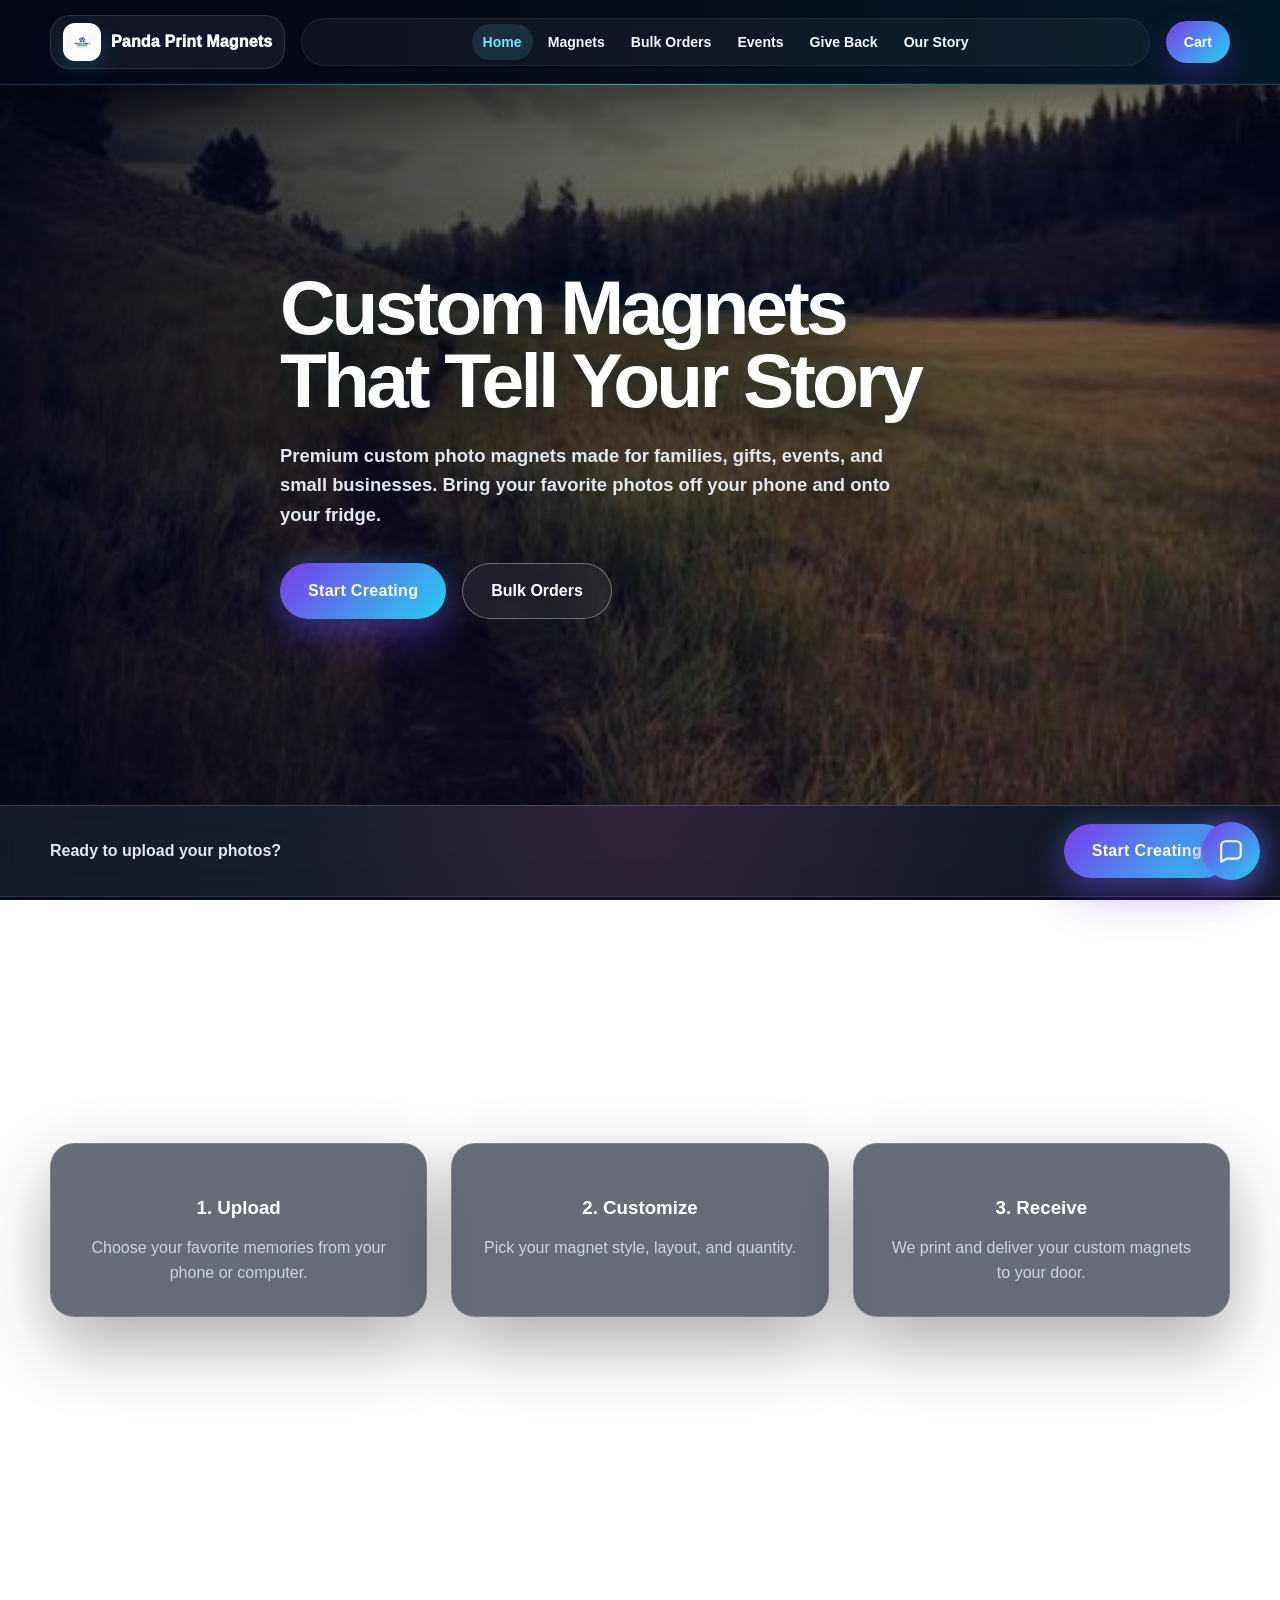
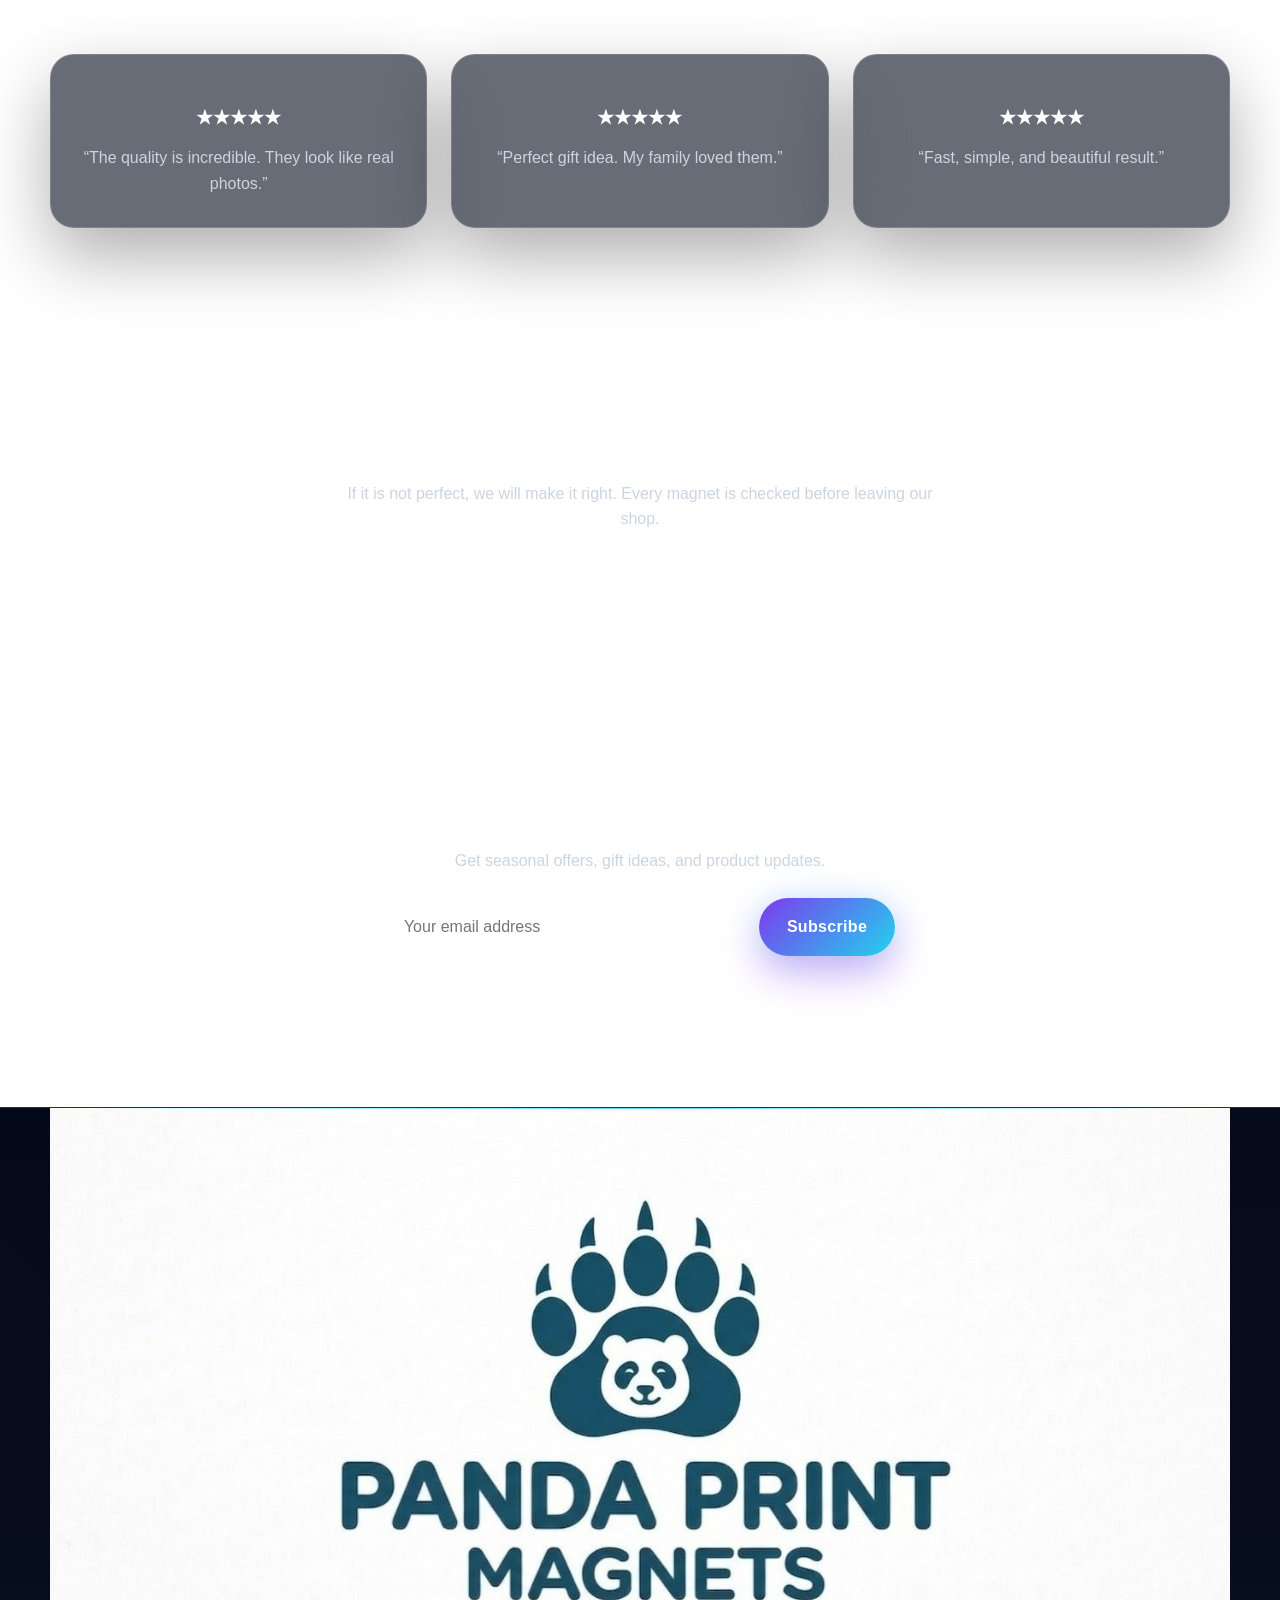
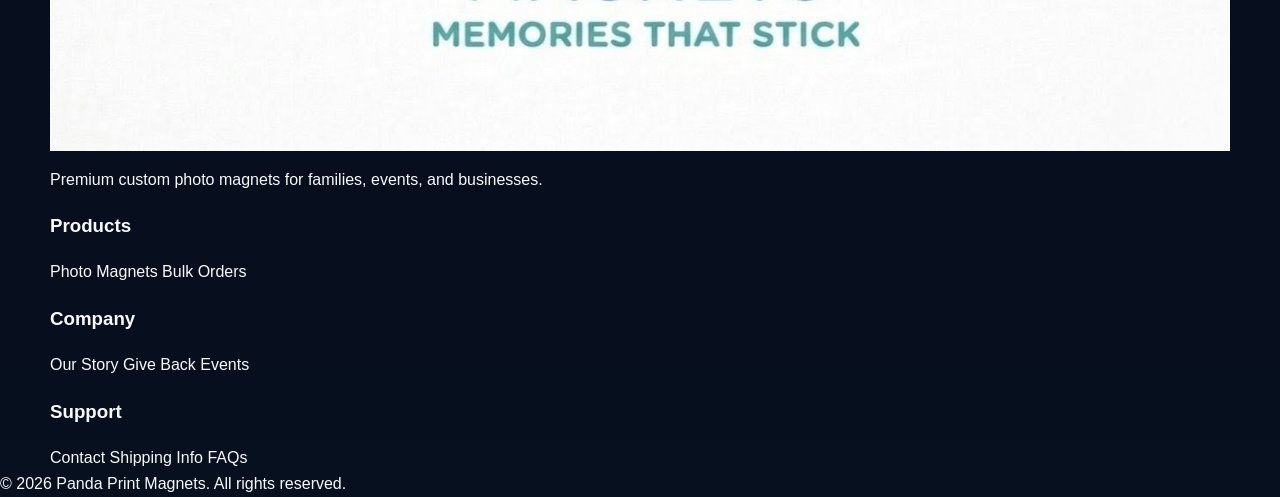
<file: index.html>
<!DOCTYPE html>
<html lang="en">
<head>
  <meta charset="UTF-8" />
  <meta name="viewport" content="width=device-width, initial-scale=1.0" />

  <title>Panda Print Magnets | Custom Photo Magnets</title>

  <link rel="stylesheet" href="css/style.css" />
  <link rel="stylesheet" href="css/chatbot.css" />

  <style>
    .home-hero {
      min-height: 720px;
      display: flex;
      align-items: center;
      position: relative;
      overflow: hidden;
      padding: 90px 20px;
    }

    .home-hero::before {
      content: "";
      position: absolute;
      inset: 0;
      background:
        linear-gradient(90deg, rgba(2,6,23,0.88), rgba(2,6,23,0.35)),
        url("assets/images/samples/1.jpg") center/cover no-repeat;
      z-index: 0;
    }

    .home-hero-content {
      position: relative;
      z-index: 1;
      width: min(1180px, calc(100% - 40px));
      margin: 0 auto;
      max-width: 720px;
    }

    .home-hero h1 {
      font-size: clamp(3rem, 6vw, 5.8rem);
      line-height: 0.95;
      margin: 0 0 24px;
      color: white;
      letter-spacing: -0.05em;
    }

    .home-hero p {
      color: #e2e8f0;
      font-size: 1.15rem;
      max-width: 620px;
      margin-bottom: 34px;
      font-weight: 650;
    }

    .home-actions {
      display: flex;
      gap: 16px;
      flex-wrap: wrap;
    }

    .home-outline {
      padding: 14px 28px;
      border-radius: 999px;
      border: 1px solid rgba(255,255,255,0.35);
      color: white;
      font-weight: 900;
      backdrop-filter: blur(12px);
      background: rgba(255,255,255,0.06);
    }

    .tray-bar {
      background: rgba(255,255,255,0.08);
      border-top: 1px solid rgba(255,255,255,0.16);
      border-bottom: 1px solid rgba(255,255,255,0.12);
      padding: 18px 20px;
      backdrop-filter: blur(18px);
    }

    .tray-inner {
      width: min(1180px, calc(100% - 40px));
      margin: 0 auto;
      display: flex;
      justify-content: space-between;
      align-items: center;
      gap: 20px;
      color: #e2e8f0;
      font-weight: 700;
    }

    .home-section {
      width: min(1180px, calc(100% - 40px));
      margin: 0 auto;
      padding: 90px 0;
      text-align: center;
    }

    .home-section h2 {
      font-size: clamp(2rem, 4vw, 3rem);
      margin-bottom: 40px;
      color: white;
    }

    .steps-grid,
    .reviews-grid {
      display: grid;
      grid-template-columns: repeat(3, 1fr);
      gap: 24px;
    }

    .step-card,
    .review-card {
      background: rgba(10, 18, 35, 0.62);
      border: 1px solid rgba(255,255,255,0.16);
      border-radius: 24px;
      padding: 30px;
      backdrop-filter: blur(22px);
      box-shadow: 0 28px 70px rgba(0,0,0,0.32);
    }

    .step-card h3,
    .review-card h3 {
      margin-bottom: 12px;
      color: white;
    }

    .step-card p,
    .review-card p {
      color: #cbd5e1;
      margin: 0;
    }

    .promise-section {
      padding: 90px 20px;
      text-align: center;
      background: rgba(255,255,255,0.05);
      border-top: 1px solid rgba(255,255,255,0.1);
      border-bottom: 1px solid rgba(255,255,255,0.1);
    }

    .promise-section h2 {
      color: white;
      margin-bottom: 14px;
    }

    .promise-section p {
      color: #cbd5e1;
      max-width: 620px;
      margin: 0 auto;
    }

    .newsletter {
      width: min(1180px, calc(100% - 40px));
      margin: 90px auto;
      padding: 60px 24px;
      border-radius: 32px;
      text-align: center;
      background: rgba(255,255,255,0.07);
      border: 1px solid rgba(255,255,255,0.16);
      backdrop-filter: blur(20px);
    }

    .newsletter h2 {
      margin-bottom: 10px;
      color: white;
    }

    .newsletter p {
      color: #cbd5e1;
      margin-bottom: 24px;
    }

    .newsletter-form {
      display: flex;
      justify-content: center;
      gap: 14px;
      flex-wrap: wrap;
    }

    .newsletter-form input {
      width: min(360px, 100%);
      padding: 15px 18px;
      border-radius: 999px;
      border: 1px solid rgba(255,255,255,0.22);
      background: rgba(255,255,255,0.08);
      color: white;
    }

    @media (max-width: 900px) {
      .steps-grid,
      .reviews-grid {
        grid-template-columns: 1fr;
      }

      .tray-inner {
        flex-direction: column;
        text-align: center;
      }
    }
  </style>
</head>

<body class="page-home">

  <div id="site-header"></div>

  <main>
    <section class="home-hero">
      <div class="home-hero-content">
        <h1>Custom Magnets That Tell Your Story</h1>
        <p>
          Premium custom photo magnets made for families, gifts, events, and small businesses.
          Bring your favorite photos off your phone and onto your fridge.
        </p>

        <div class="home-actions">
          <a href="magnets.html" class="btn">Start Creating</a>
          <a href="bulk-orders.html" class="home-outline">Bulk Orders</a>
        </div>
      </div>
    </section>

    <section class="tray-bar">
      <div class="tray-inner">
        <span>Ready to upload your photos?</span>
        <a href="magnets.html" class="btn">Start Creating</a>
      </div>
    </section>

    <section class="home-section">
      <h2>How It Works</h2>

      <div class="steps-grid">
        <div class="step-card">
          <h3>1. Upload</h3>
          <p>Choose your favorite memories from your phone or computer.</p>
        </div>

        <div class="step-card">
          <h3>2. Customize</h3>
          <p>Pick your magnet style, layout, and quantity.</p>
        </div>

        <div class="step-card">
          <h3>3. Receive</h3>
          <p>We print and deliver your custom magnets to your door.</p>
        </div>
      </div>
    </section>

    <section class="home-section">
      <h2>Real Families, Real Magnets</h2>

      <div class="reviews-grid">
        <div class="review-card">
          <h3>★★★★★</h3>
          <p>“The quality is incredible. They look like real photos.”</p>
        </div>

        <div class="review-card">
          <h3>★★★★★</h3>
          <p>“Perfect gift idea. My family loved them.”</p>
        </div>

        <div class="review-card">
          <h3>★★★★★</h3>
          <p>“Fast, simple, and beautiful result.”</p>
        </div>
      </div>
    </section>

    <section class="promise-section">
      <h2>The Panda Promise</h2>
      <p>
        If it is not perfect, we will make it right.
        Every magnet is checked before leaving our shop.
      </p>
    </section>

    <section class="newsletter">
      <h2>Join our email list</h2>
      <p>Get seasonal offers, gift ideas, and product updates.</p>

      <form class="newsletter-form">
        <input type="email" placeholder="Your email address">
        <button class="btn" type="button">Subscribe</button>
      </form>
    </section>
  </main>

  <div id="site-footer"></div>

  <script src="js/layout.js"></script>
  <script src="js/chatbot.js"></script>
</body>
</html>
</file>
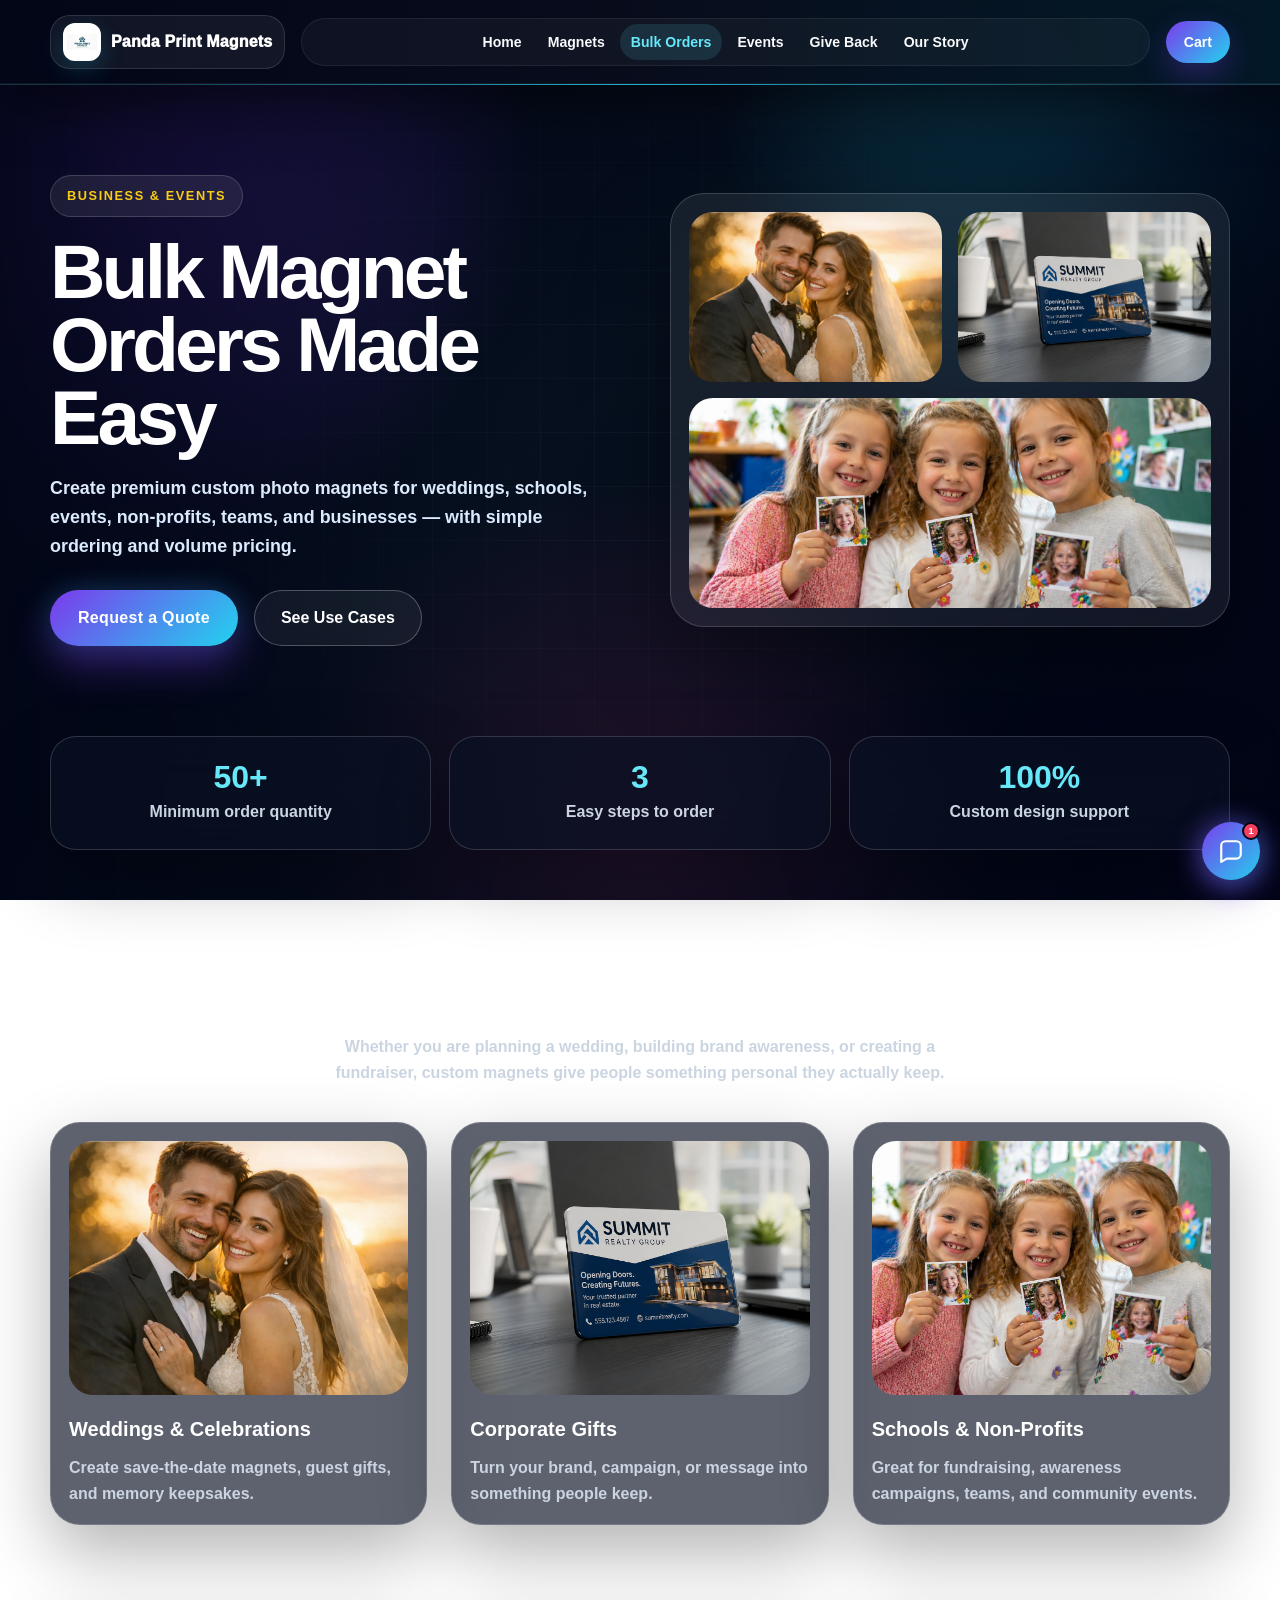
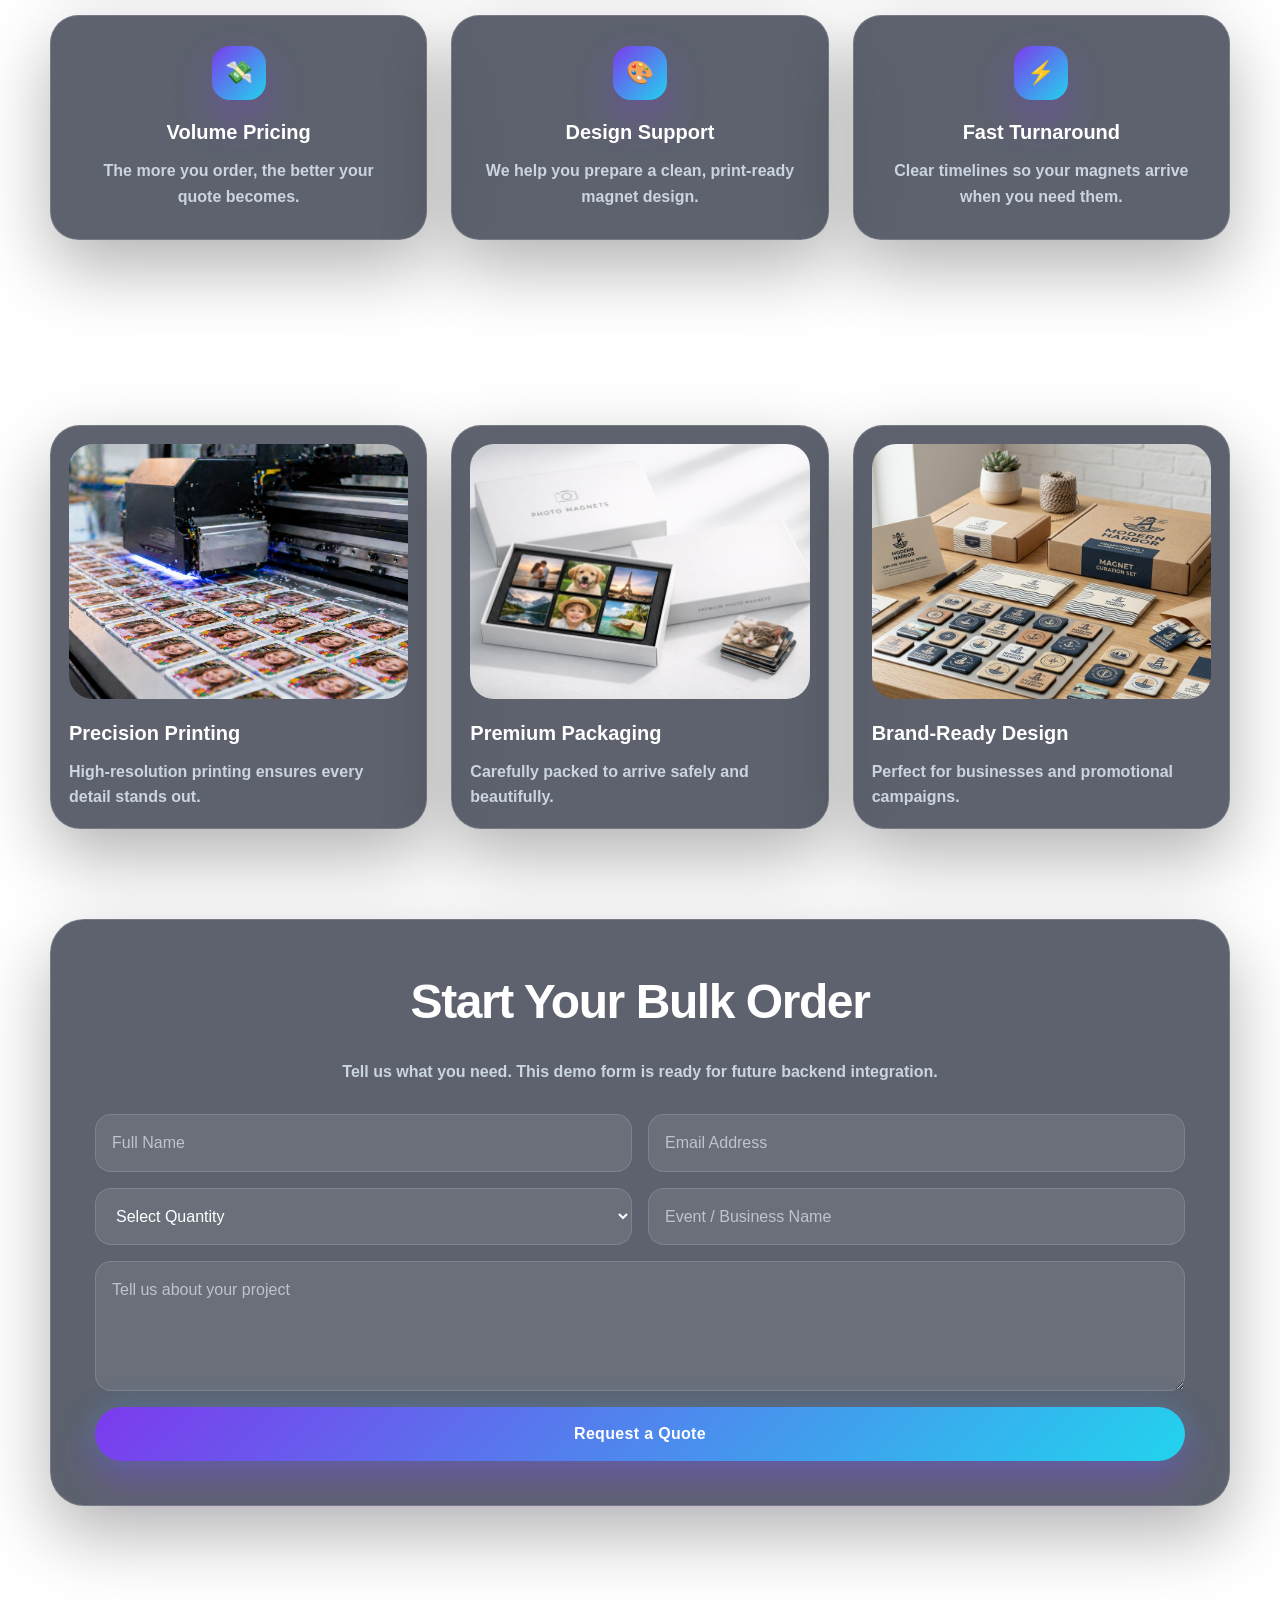
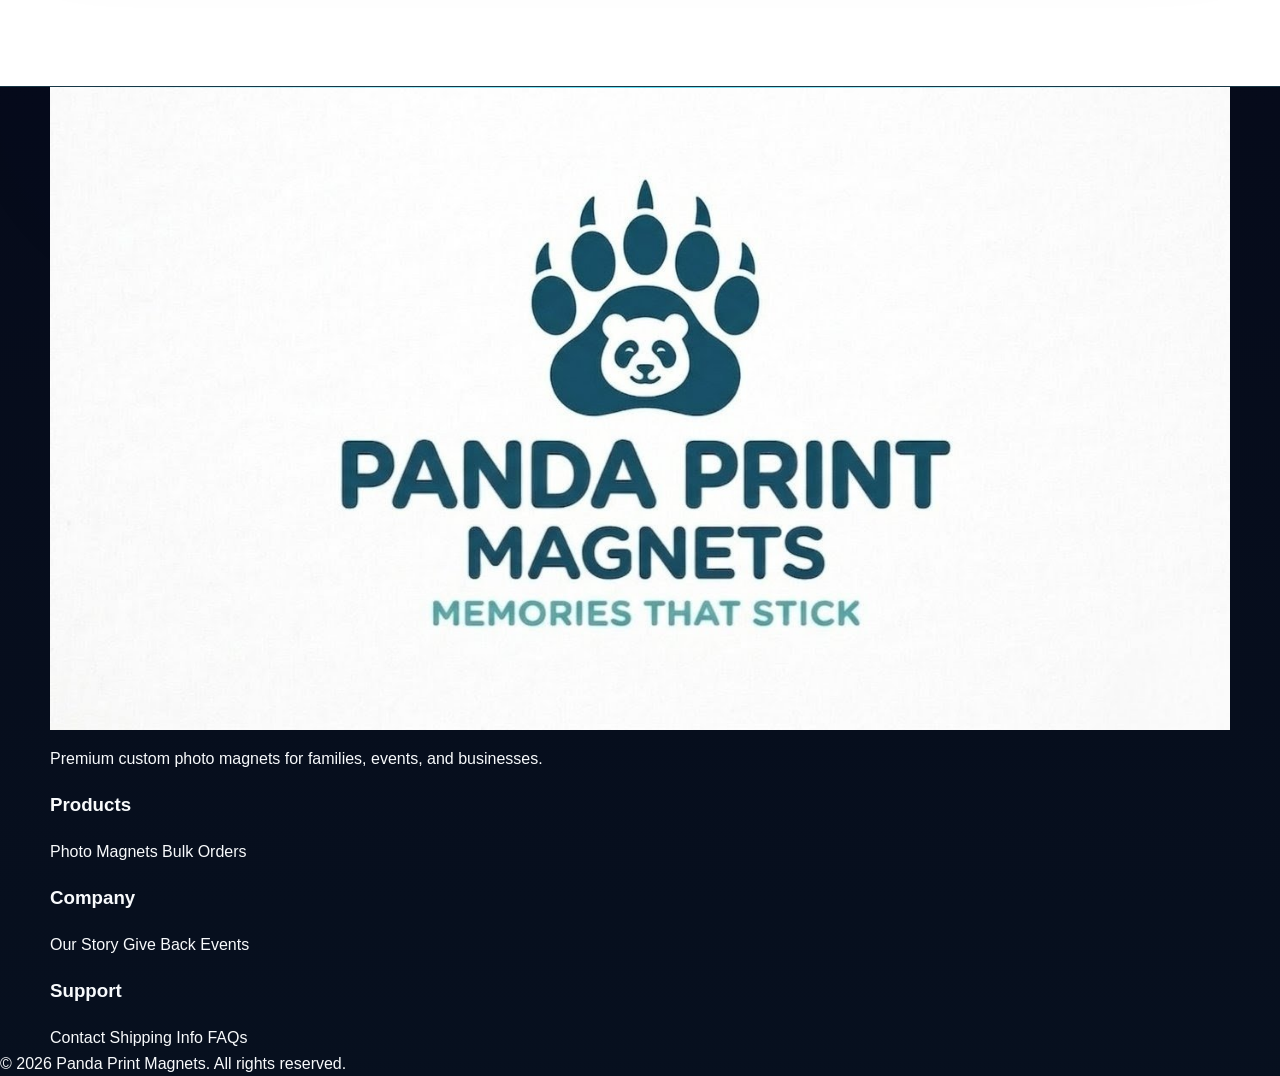
<file: bulk-orders.html>
<!DOCTYPE html>
<html lang="en">
<head>
  <meta charset="UTF-8" />
  <meta name="viewport" content="width=device-width, initial-scale=1.0" />

  <title>Bulk Orders | Panda Print Magnets</title>

  <link rel="stylesheet" href="css/style.css" />
  <link rel="stylesheet" href="css/chatbot.css" />

  <style>
    .bulk-container {
      width: min(1180px, calc(100% - 40px));
      margin: 0 auto;
      padding: 90px 0;
    }

    .bulk-hero {
      display: grid;
      grid-template-columns: 1fr 1fr;
      gap: 60px;
      align-items: center;
      margin-bottom: 90px;
    }

    .tag {
      display: inline-flex;
      margin-bottom: 18px;
      padding: 10px 16px;
      border-radius: 999px;
      color: #facc15;
      background: rgba(255, 255, 255, 0.08);
      border: 1px solid rgba(255, 255, 255, 0.16);
      font-size: 0.8rem;
      font-weight: 900;
      letter-spacing: 0.12em;
      text-transform: uppercase;
    }

    .bulk-hero h1 {
      margin: 0 0 20px;
      font-size: clamp(3rem, 6vw, 5.2rem);
      line-height: 0.95;
      letter-spacing: -0.05em;
      color: #ffffff;
    }

    .bulk-hero p {
      max-width: 560px;
      margin: 0 0 30px;
      color: #dbeafe;
      font-size: 1.12rem;
      font-weight: 700;
    }

    .bulk-actions {
      display: flex;
      gap: 16px;
      flex-wrap: wrap;
    }

    .btn-outline {
      display: inline-flex;
      align-items: center;
      justify-content: center;
      padding: 14px 26px;
      border-radius: 999px;
      border: 1px solid rgba(255, 255, 255, 0.26);
      color: #ffffff;
      font-weight: 900;
      background: rgba(255, 255, 255, 0.06);
      backdrop-filter: blur(12px);
      transition: transform 0.25s ease, background 0.25s ease;
    }

    .btn-outline:hover {
      transform: translateY(-2px);
      background: rgba(255, 255, 255, 0.12);
    }

    .hero-gallery {
      display: grid;
      grid-template-columns: 1fr 1fr;
      gap: 16px;
      padding: 18px;
      border-radius: 34px;
      background: rgba(255, 255, 255, 0.07);
      border: 1px solid rgba(255, 255, 255, 0.16);
      backdrop-filter: blur(24px);
      box-shadow: 0 35px 90px rgba(0, 0, 0, 0.35);
    }

    .hero-gallery img {
      width: 100%;
      height: 170px;
      object-fit: cover;
      border-radius: 24px;
    }

    .hero-gallery img:nth-child(3) {
      grid-column: span 2;
      height: 210px;
    }

    .stats-row {
      display: grid;
      grid-template-columns: repeat(3, 1fr);
      gap: 18px;
      margin-bottom: 90px;
    }

    .stat-card,
    .bulk-card,
    .benefit,
    .bulk-form {
      background: rgba(10, 18, 35, 0.66);
      border: 1px solid rgba(255, 255, 255, 0.16);
      backdrop-filter: blur(24px);
      box-shadow: 0 28px 70px rgba(0, 0, 0, 0.3);
    }

    .stat-card {
      padding: 24px;
      border-radius: 26px;
      text-align: center;
    }

    .stat-card strong {
      display: block;
      margin-bottom: 6px;
      color: #67e8f9;
      font-size: 2rem;
      line-height: 1;
    }

    .stat-card span {
      color: #cbd5e1;
      font-weight: 800;
    }

    .bulk-section {
      margin-bottom: 90px;
      text-align: center;
    }

    .bulk-section h2,
    .bulk-form h2 {
      margin: 0 0 18px;
      font-size: clamp(2rem, 4vw, 3rem);
      color: #ffffff;
      letter-spacing: -0.03em;
    }

    .section-intro {
      max-width: 660px;
      margin: 0 auto 36px;
      color: #cbd5e1;
      font-weight: 650;
    }

    .bulk-grid,
    .bulk-benefits {
      display: grid;
      grid-template-columns: repeat(3, 1fr);
      gap: 24px;
    }

    .bulk-card {
      padding: 18px;
      border-radius: 30px;
      text-align: left;
      transition: transform 0.25s ease, border-color 0.25s ease;
    }

    .bulk-card:hover,
    .benefit:hover {
      transform: translateY(-6px);
      border-color: rgba(103, 232, 249, 0.45);
    }

    .bulk-card img {
      width: 100%;
      aspect-ratio: 4 / 3;
      object-fit: cover;
      border-radius: 24px;
      margin-bottom: 18px;
    }

    .bulk-card h3,
    .benefit h3 {
      margin: 0 0 10px;
      color: #ffffff;
      font-size: 1.25rem;
    }

    .bulk-card p,
    .benefit p {
      margin: 0;
      color: #cbd5e1;
      font-weight: 650;
    }

    .bulk-benefits {
      margin-bottom: 90px;
    }

    .benefit {
      padding: 30px;
      border-radius: 28px;
      text-align: center;
      transition: transform 0.25s ease, border-color 0.25s ease;
    }

    .benefit-icon {
      display: inline-flex;
      width: 54px;
      height: 54px;
      align-items: center;
      justify-content: center;
      margin-bottom: 16px;
      border-radius: 18px;
      background: linear-gradient(135deg, #7c3aed, #22d3ee);
      box-shadow: 0 18px 40px rgba(124, 58, 237, 0.32);
      font-size: 1.4rem;
    }

    .bulk-form {
      padding: 44px;
      border-radius: 34px;
    }

    .bulk-form-header {
      text-align: center;
      margin-bottom: 30px;
    }

    .bulk-form-header p {
      max-width: 640px;
      margin: 0 auto;
      color: #cbd5e1;
      font-weight: 650;
    }

    .form-grid {
      display: grid;
      grid-template-columns: 1fr 1fr;
      gap: 16px;
    }

    .form-grid input,
    .form-grid select,
    .form-grid textarea {
      width: 100%;
      padding: 15px 16px;
      border-radius: 16px;
      border: 1px solid rgba(255, 255, 255, 0.14);
      outline: none;
      background: rgba(255, 255, 255, 0.08);
      color: #ffffff;
    }

    .form-grid input::placeholder,
    .form-grid textarea::placeholder {
      color: rgba(226, 232, 240, 0.7);
    }

    .form-grid select option {
      color: #020617;
    }

    .form-grid textarea {
      grid-column: span 2;
      min-height: 130px;
      resize: vertical;
    }

    .form-grid button {
      grid-column: span 2;
    }

    @media (max-width: 900px) {
      .bulk-hero,
      .stats-row,
      .bulk-grid,
      .bulk-benefits {
        grid-template-columns: 1fr;
      }

      .hero-gallery img,
      .hero-gallery img:nth-child(3) {
        grid-column: auto;
        height: 220px;
      }

      .form-grid {
        grid-template-columns: 1fr;
      }

      .form-grid textarea,
      .form-grid button {
        grid-column: span 1;
      }
    }

    @media (max-width: 680px) {
      .bulk-container {
        width: min(100% - 26px, 1180px);
        padding: 60px 0;
      }

      .bulk-form {
        padding: 28px 20px;
      }
    }
  </style>
</head>

<body class="page-bulk">
  <div id="site-header"></div>

  <main class="bulk-container">
    <section class="bulk-hero">
      <div>
        <span class="tag">Business & Events</span>
        <h1>Bulk Magnet Orders Made Easy</h1>
        <p>
          Create premium custom photo magnets for weddings, schools, events,
          non-profits, teams, and businesses — with simple ordering and volume pricing.
        </p>

        <div class="bulk-actions">
          <a href="#quote-form" class="btn">Request a Quote</a>
          <a href="#use-cases" class="btn-outline">See Use Cases</a>
        </div>
      </div>

      <div class="hero-gallery">
        <img src="assets/images/bulk/wedding.jpg" alt="Bulk custom photo magnet sample">
        <img src="assets/images/bulk/corporate.jpg" alt="Event magnet sample">
        <img src="assets/images/bulk/school.jpg" alt="Wedding and business magnet sample">
      </div>
    </section>

    <section class="stats-row">
      <div class="stat-card">
        <strong>50+</strong>
        <span>Minimum order quantity</span>
      </div>

      <div class="stat-card">
        <strong>3</strong>
        <span>Easy steps to order</span>
      </div>

      <div class="stat-card">
        <strong>100%</strong>
        <span>Custom design support</span>
      </div>
    </section>

    <section class="bulk-section" id="use-cases">
      <h2>Perfect for Any Occasion</h2>
      <p class="section-intro">
        Whether you are planning a wedding, building brand awareness, or creating a fundraiser,
        custom magnets give people something personal they actually keep.
      </p>

      <div class="bulk-grid">
        <article class="bulk-card">
          <img src="assets/images/bulk/wedding.jpg" alt="Wedding magnet example">
          <h3>Weddings & Celebrations</h3>
          <p>Create save-the-date magnets, guest gifts, and memory keepsakes.</p>
        </article>

        <article class="bulk-card">
          <img src="assets/images/bulk/corporate.jpg" alt="Corporate magnet example">
          <h3>Corporate Gifts</h3>
          <p>Turn your brand, campaign, or message into something people keep.</p>
        </article>

        <article class="bulk-card">
          <img src="assets/images/bulk/school.jpg" alt="School fundraising magnet example">
          <h3>Schools & Non-Profits</h3>
          <p>Great for fundraising, awareness campaigns, teams, and community events.</p>
        </article>
      </div>
    </section>

    <section class="bulk-benefits">
      <article class="benefit">
        <div class="benefit-icon">💸</div>
        <h3>Volume Pricing</h3>
        <p>The more you order, the better your quote becomes.</p>
      </article>

      <article class="benefit">
        <div class="benefit-icon">🎨</div>
        <h3>Design Support</h3>
        <p>We help you prepare a clean, print-ready magnet design.</p>
      </article>

      <article class="benefit">
        <div class="benefit-icon">⚡</div>
        <h3>Fast Turnaround</h3>
        <p>Clear timelines so your magnets arrive when you need them.</p>
      </article>
    </section>
    <section class="bulk-section">
  <h2>Behind the Quality</h2>

  <div class="bulk-grid">
    <div class="bulk-card">
      <img src="assets/images/bulk/printing.jpg">
      <h3>Precision Printing</h3>
      <p>High-resolution printing ensures every detail stands out.</p>
    </div>

    <div class="bulk-card">
      <img src="assets/images/bulk/packaging.jpg">
      <h3>Premium Packaging</h3>
      <p>Carefully packed to arrive safely and beautifully.</p>
    </div>

    <div class="bulk-card">
      <img src="assets/images/bulk/branding.jpg">
      <h3>Brand-Ready Design</h3>
      <p>Perfect for businesses and promotional campaigns.</p>
    </div>
  </div>
</section>

    <section class="bulk-form" id="quote-form">
      <div class="bulk-form-header">
        <h2>Start Your Bulk Order</h2>
        <p>
          Tell us what you need. This demo form is ready for future backend integration.
        </p>
      </div>

      <form class="form-grid">
        <input type="text" name="name" placeholder="Full Name" required>
        <input type="email" name="email" placeholder="Email Address" required>

        <select name="quantity" required>
          <option value="">Select Quantity</option>
          <option value="50-100">50–100 Magnets</option>
          <option value="100-500">100–500 Magnets</option>
          <option value="500-plus">500+ Magnets</option>
        </select>

        <input type="text" name="event" placeholder="Event / Business Name">

        <textarea name="message" placeholder="Tell us about your project"></textarea>

        <button class="btn" type="button">Request a Quote</button>
      </form>
    </section>
  </main>

  <div id="site-footer"></div>

  <script src="js/layout.js"></script>
  <script src="js/chatbot.js"></script>
</body>
</html>
</file>
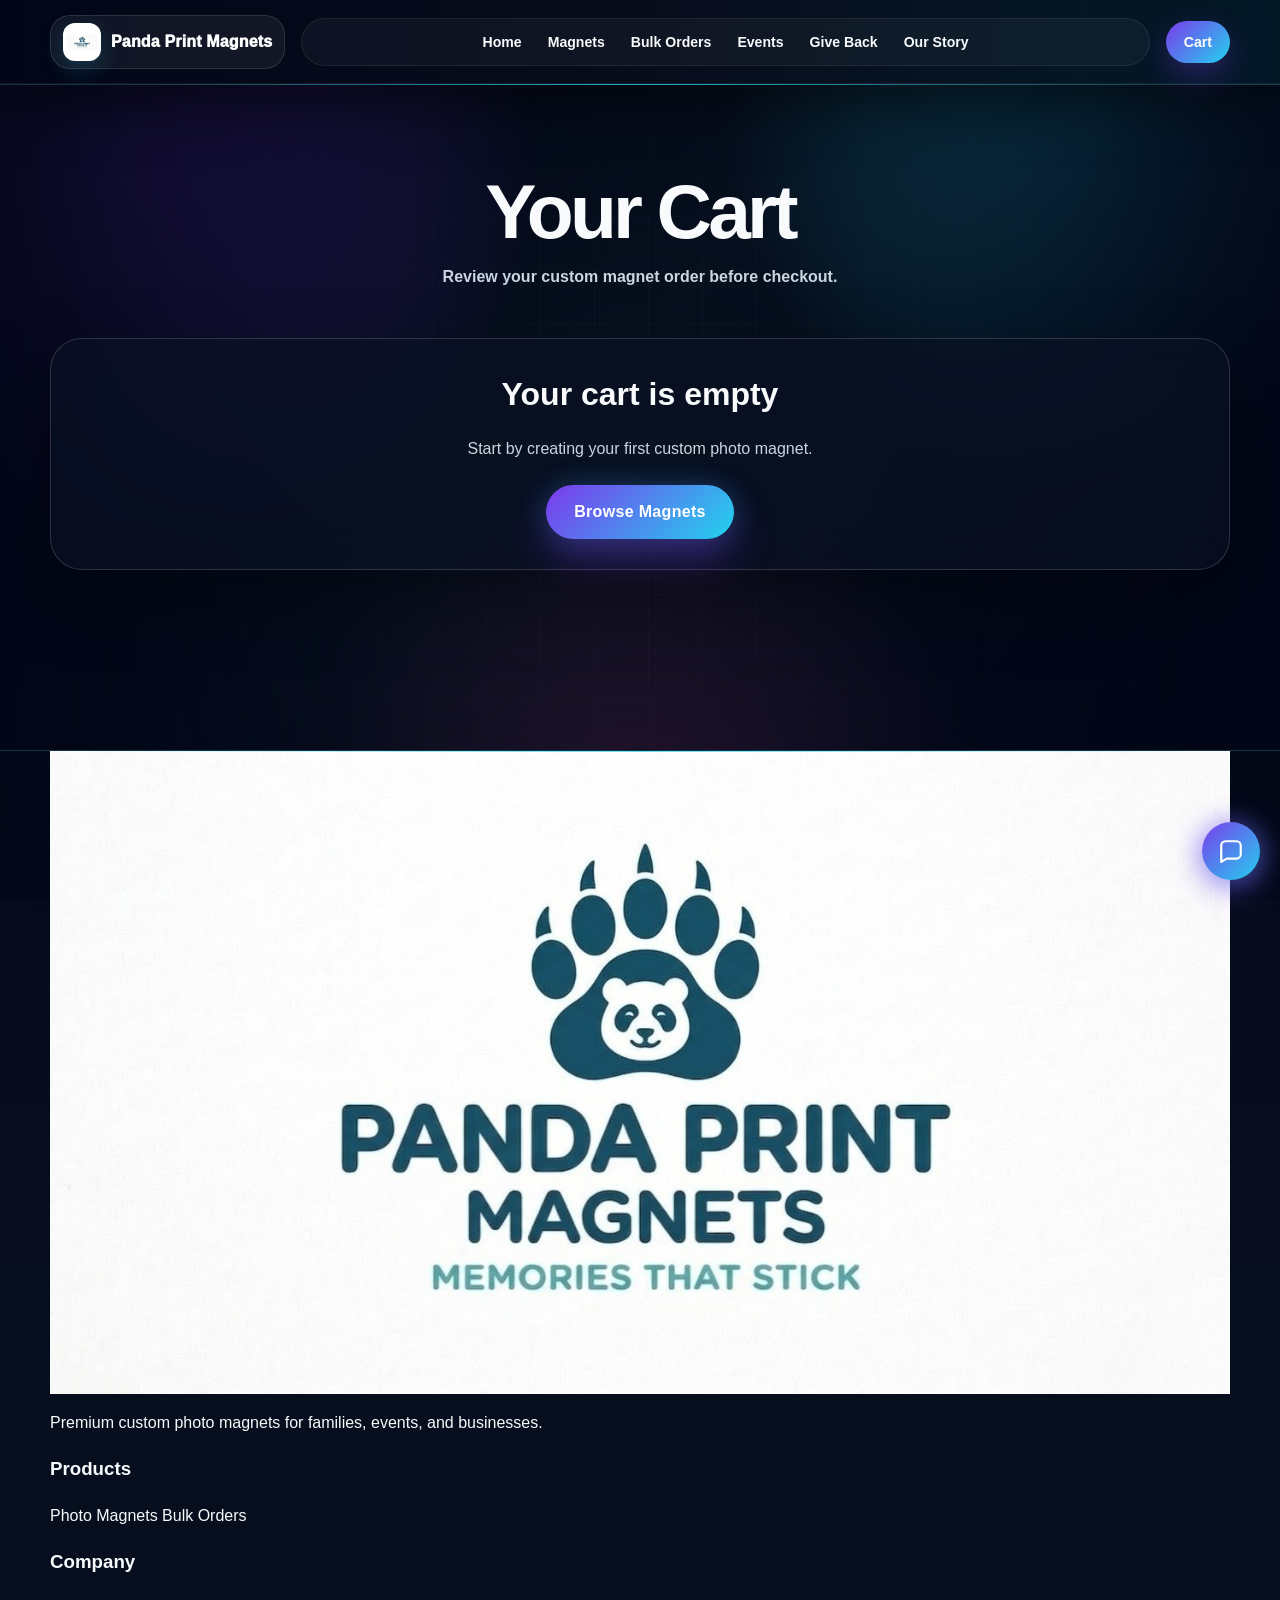
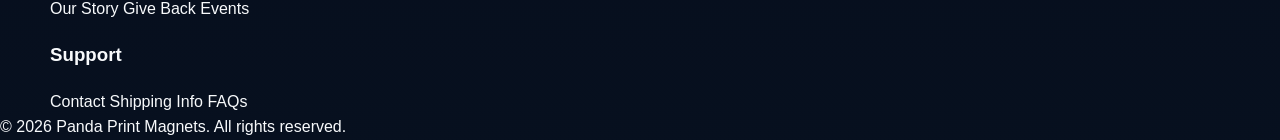
<file: cart.html>
<!DOCTYPE html>
<html lang="en">
<head>
  <meta charset="UTF-8" />
  <meta name="viewport" content="width=device-width, initial-scale=1.0" />

  <title>Cart | Panda Print Magnets</title>

  <link rel="stylesheet" href="css/style.css" />
  <link rel="stylesheet" href="css/chatbot.css" />

  <style>
    .cart-page {
      width: min(1180px, calc(100% - 40px));
      margin: 0 auto;
      padding: 90px 0;
    }

    .cart-hero {
      text-align: center;
      margin-bottom: 48px;
    }

    .cart-hero h1 {
      margin: 0 0 14px;
      font-size: clamp(3rem, 6vw, 5rem);
      line-height: 0.95;
      letter-spacing: -0.05em;
    }

    .cart-hero p {
      color: #cbd5e1;
      font-weight: 700;
    }

    .cart-layout {
      display: grid;
      grid-template-columns: 1.2fr 0.8fr;
      gap: 28px;
      align-items: start;
    }

    .cart-card,
    .cart-summary,
    .empty-cart {
      padding: 30px;
      border-radius: 32px;
      background: rgba(10, 18, 35, 0.66);
      border: 1px solid rgba(255, 255, 255, 0.16);
      backdrop-filter: blur(24px);
      box-shadow: 0 28px 70px rgba(0, 0, 0, 0.34);
    }

    .cart-list {
      display: grid;
      gap: 20px;
    }

    .cart-item {
      display: grid;
      grid-template-columns: 130px 1fr auto;
      gap: 20px;
      align-items: center;
    }

    .cart-item img {
      width: 130px;
      height: 100px;
      object-fit: cover;
      border-radius: 20px;
    }

    .cart-item h2 {
      margin: 0 0 6px;
      color: white;
    }

    .cart-item p {
      margin: 0 0 12px;
      color: #cbd5e1;
      font-weight: 650;
    }

    .qty-controls {
      display: flex;
      align-items: center;
      gap: 12px;
    }

    .qty-controls button {
      width: 34px;
      height: 34px;
      border: 0;
      border-radius: 50%;
      background: white;
      color: #0f172a;
      font-size: 20px;
      font-weight: 900;
      cursor: pointer;
    }

    .qty-controls span {
      color: white;
      font-weight: 900;
    }

    .cart-price {
      color: #67e8f9;
      font-size: 1.3rem;
      font-weight: 900;
      text-align: right;
    }

    .remove-btn {
      margin-top: 14px;
      padding: 10px 16px;
      border: 0;
      border-radius: 999px;
      color: white;
      cursor: pointer;
      background: rgba(239, 68, 68, 0.8);
      font-weight: 800;
    }

    .cart-summary h2 {
      margin: 0 0 20px;
    }

    .summary-row {
      display: flex;
      justify-content: space-between;
      gap: 15px;
      padding: 14px 0;
      border-bottom: 1px solid rgba(255, 255, 255, 0.1);
      color: #cbd5e1;
      font-weight: 700;
    }

    .summary-total {
      display: flex;
      justify-content: space-between;
      margin: 22px 0;
      color: white;
      font-size: 1.4rem;
      font-weight: 900;
    }

    .cart-summary .btn {
      width: 100%;
      margin-bottom: 14px;
      text-align: center;
    }

    .empty-cart {
      text-align: center;
      grid-column: 1 / -1;
    }

    .empty-cart h2 {
      margin: 0 0 12px;
      font-size: 2rem;
    }

    .empty-cart p {
      color: #cbd5e1;
      margin-bottom: 24px;
    }

    @media (max-width: 900px) {
      .cart-layout {
        grid-template-columns: 1fr;
      }

      .cart-item {
        grid-template-columns: 1fr;
        text-align: center;
      }

      .cart-item img {
        width: 100%;
        height: auto;
        aspect-ratio: 4 / 3;
      }

      .cart-price {
        text-align: center;
      }

      .qty-controls {
        justify-content: center;
      }
    }

    @media (max-width: 680px) {
      .cart-page {
        width: min(100% - 26px, 1180px);
        padding: 60px 0;
      }

      .cart-card,
      .cart-summary,
      .empty-cart {
        padding: 24px 18px;
      }
    }
  </style>
</head>

<body class="page-cart">
  <div id="site-header"></div>

  <main class="cart-page">
    <section class="cart-hero">
      <h1>Your Cart</h1>
      <p>Review your custom magnet order before checkout.</p>
    </section>

    <section class="cart-layout" id="cart-content"></section>
  </main>

  <div id="site-footer"></div>

  <script src="js/layout.js"></script>
  <script src="js/chatbot.js"></script>

  <script>
    const CART_KEY = "pandaCart";
    const cartContent = document.querySelector("#cart-content");

    function getCart() {
      return JSON.parse(localStorage.getItem(CART_KEY)) || [];
    }

    function saveCart(cart) {
      localStorage.setItem(CART_KEY, JSON.stringify(cart));
    }

    function updateQuantity(productId, newQuantity) {
      let cart = getCart();

      cart = cart.map(item => {
        if (item.id === productId) {
          return {
            ...item,
            quantity: newQuantity
          };
        }

        return item;
      });

      cart = cart.filter(item => item.quantity > 0);

      saveCart(cart);
      renderCart();
    }

    function removeItem(productId) {
      const cart = getCart().filter(item => item.id !== productId);
      saveCart(cart);
      renderCart();
    }

    function renderCart() {
      const cart = getCart();

      if (cart.length === 0) {
        cartContent.innerHTML = `
          <div class="empty-cart">
            <h2>Your cart is empty</h2>
            <p>Start by creating your first custom photo magnet.</p>
            <a href="magnets.html" class="btn">Browse Magnets</a>
          </div>
        `;
        return;
      }

      let subtotal = 0;

      const cartItemsHTML = cart.map(item => {
        const priceNumber = Number(item.price);
        const itemTotal = priceNumber * item.quantity;
        subtotal += itemTotal;

        return `
          <div class="cart-item">
            <img src="${item.image}" alt="${item.name}">

            <div>
              <h2>${item.name}</h2>
              <p>Price: $${priceNumber.toFixed(2)}</p>

              <div class="qty-controls">
                <button type="button" onclick="updateQuantity('${item.id}', ${item.quantity - 1})">−</button>
                <span>${item.quantity}</span>
                <button type="button" onclick="updateQuantity('${item.id}', ${item.quantity + 1})">+</button>
              </div>

              <button class="remove-btn" type="button" onclick="removeItem('${item.id}')">
                Remove
              </button>
            </div>

            <div class="cart-price">
              $${itemTotal.toFixed(2)}
            </div>
          </div>
        `;
      }).join("");

      cartContent.innerHTML = `
        <div class="cart-card">
          <div class="cart-list">
            ${cartItemsHTML}
          </div>
        </div>

        <aside class="cart-summary">
          <h2>Order Summary</h2>

          <div class="summary-row">
            <span>Items</span>
            <strong>${cart.length}</strong>
          </div>

          <div class="summary-row">
            <span>Subtotal</span>
            <strong>$${subtotal.toFixed(2)}</strong>
          </div>

          <div class="summary-row">
            <span>Shipping</span>
            <strong>Calculated later</strong>
          </div>

          <div class="summary-total">
            <span>Total</span>
            <span>$${subtotal.toFixed(2)}</span>
          </div>

          <a href="checkout.html?from=cart" class="btn">Continue to Checkout</a>
          <a href="magnets.html" class="btn">Add More</a>
        </aside>
      `;
    }

    renderCart();
  </script>
</body>
</html>
</file>
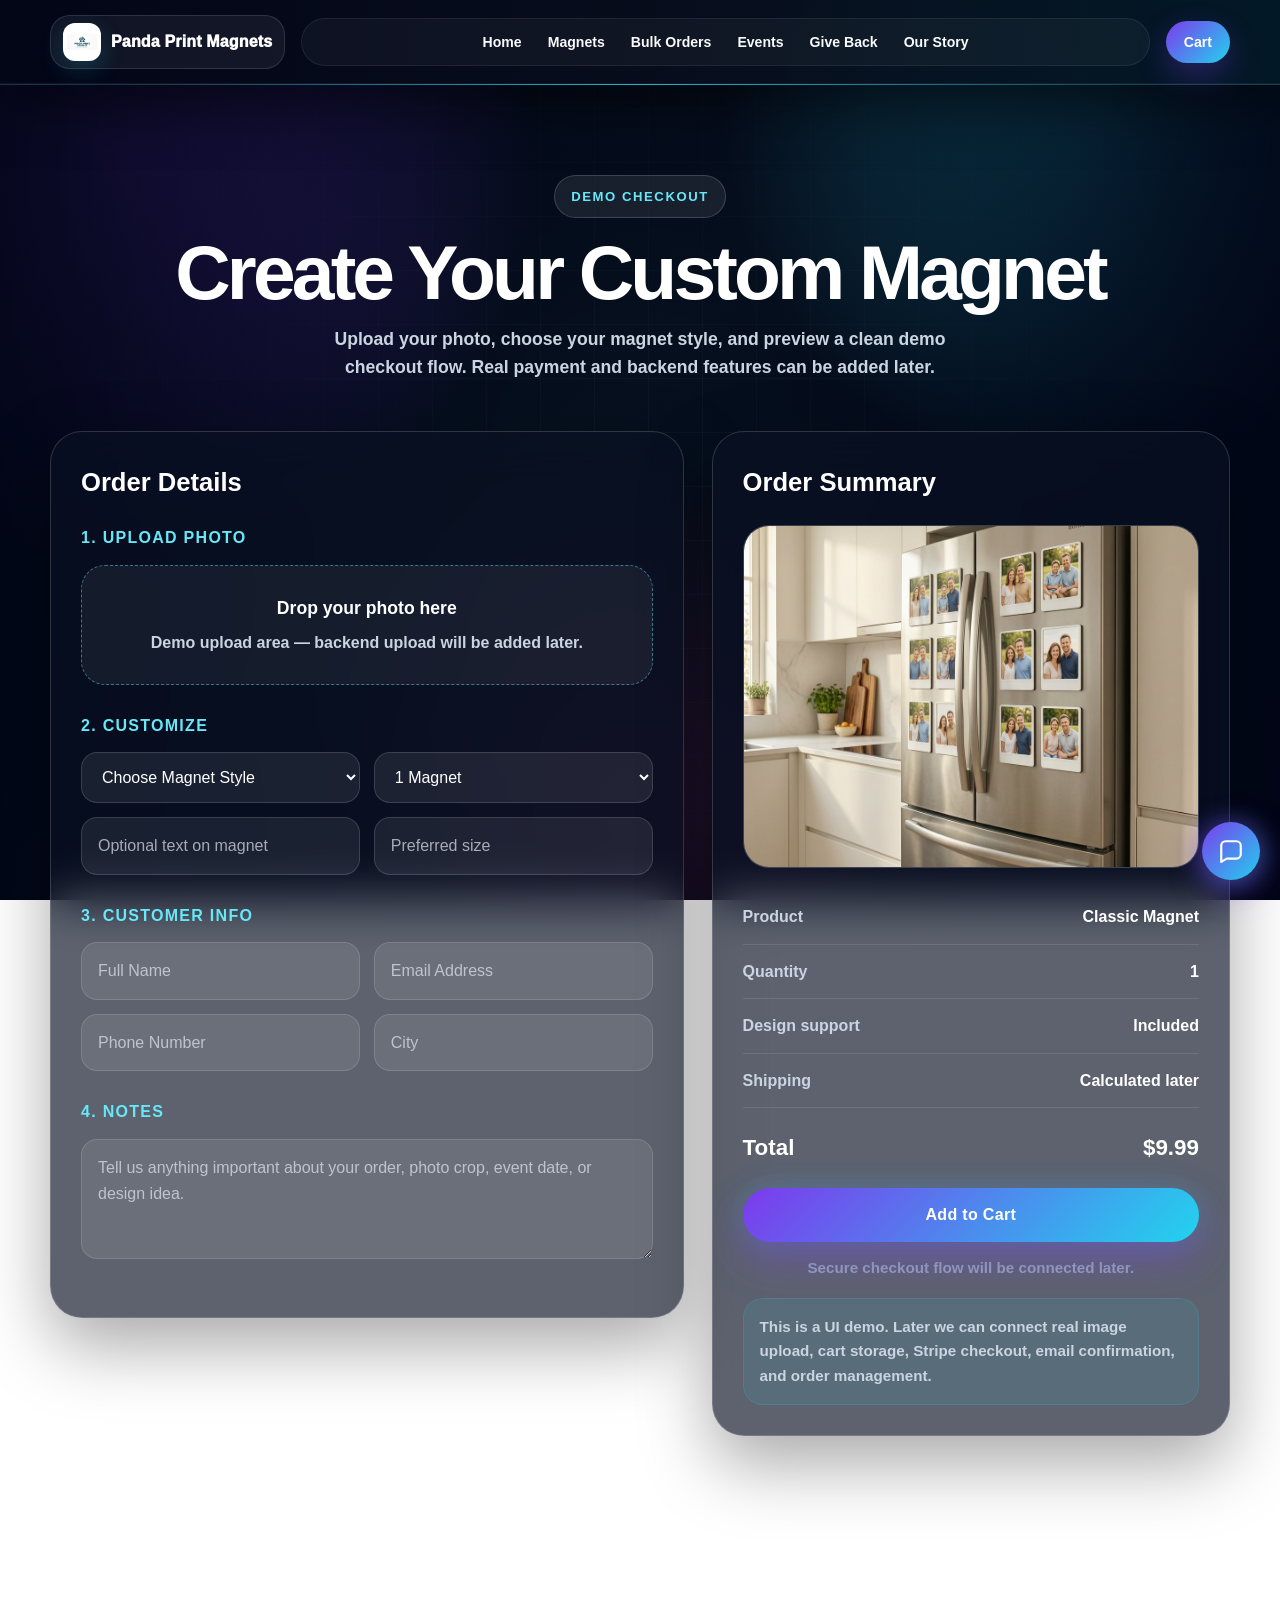
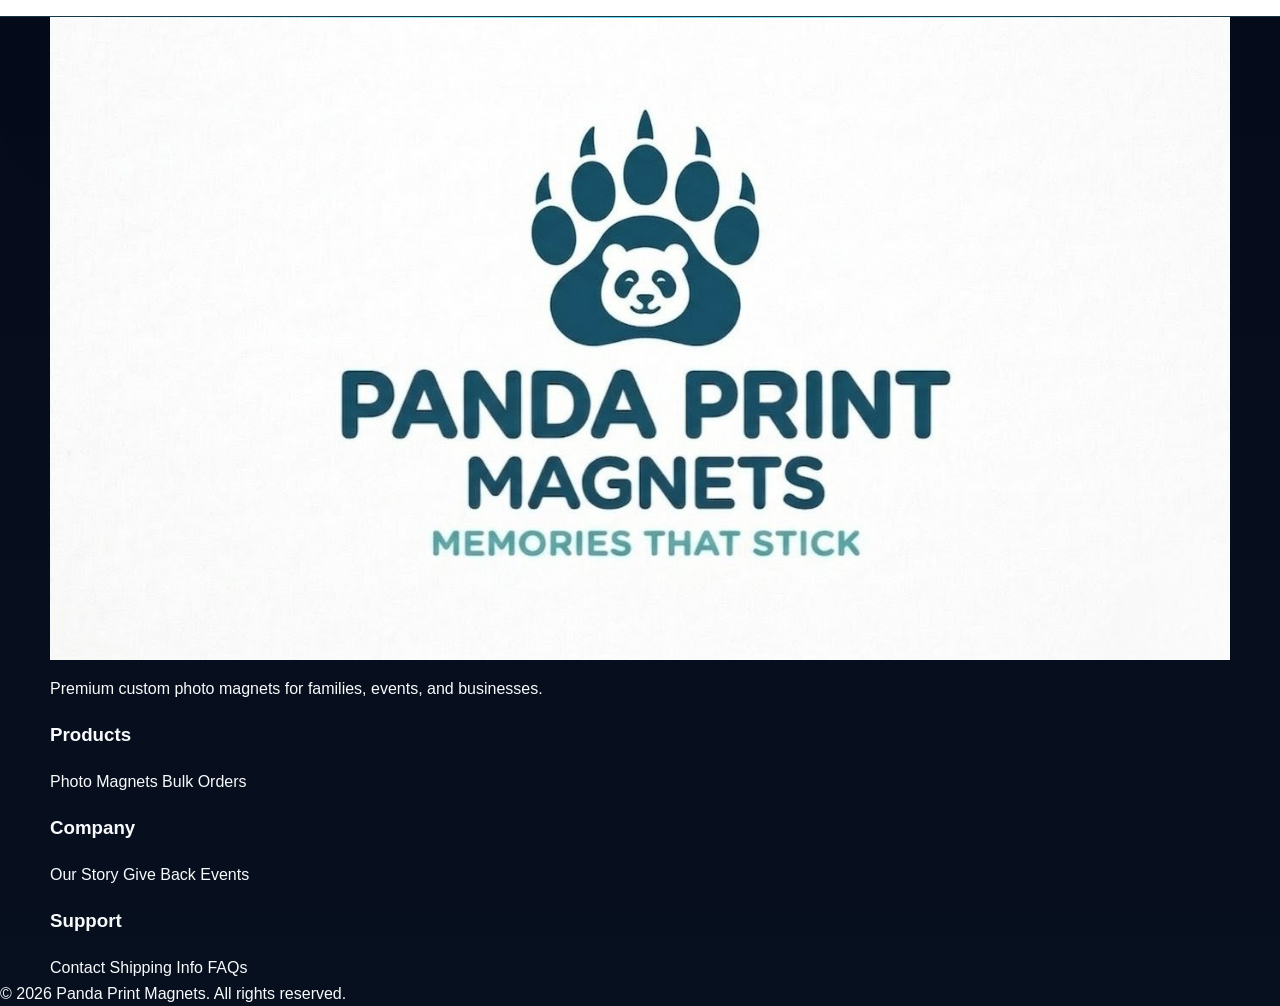
<file: checkout.html>
<!DOCTYPE html>
<html lang="en">
<head>
  <meta charset="UTF-8" />
  <meta name="viewport" content="width=device-width, initial-scale=1.0" />

  <title>Checkout | Panda Print Magnets</title>

  <link rel="stylesheet" href="css/style.css" />
  <link rel="stylesheet" href="css/chatbot.css" />

  <style>
    .checkout-page {
      width: min(1180px, calc(100% - 40px));
      margin: 0 auto;
      padding: 90px 0;
    }

    .checkout-hero {
      text-align: center;
      margin-bottom: 50px;
    }

    .eyebrow {
      display: inline-flex;
      margin-bottom: 18px;
      padding: 10px 16px;
      border-radius: 999px;
      color: #67e8f9;
      background: rgba(255, 255, 255, 0.08);
      border: 1px solid rgba(255, 255, 255, 0.16);
      font-size: 0.82rem;
      font-weight: 900;
      letter-spacing: 0.12em;
      text-transform: uppercase;
    }

    .checkout-hero h1 {
      margin: 0 0 16px;
      font-size: clamp(3rem, 6vw, 5rem);
      line-height: 0.95;
      letter-spacing: -0.05em;
      color: #ffffff;
    }

    .checkout-hero p {
      max-width: 680px;
      margin: 0 auto;
      color: #cbd5e1;
      font-weight: 700;
      font-size: 1.1rem;
    }

    .checkout-grid {
      display: grid;
      grid-template-columns: 1.1fr 0.9fr;
      gap: 28px;
      align-items: start;
    }

    .checkout-card,
    .summary-card {
      padding: 30px;
      border-radius: 32px;
      background: rgba(10, 18, 35, 0.66);
      border: 1px solid rgba(255, 255, 255, 0.16);
      backdrop-filter: blur(24px);
      box-shadow: 0 28px 70px rgba(0, 0, 0, 0.34);
    }

    .checkout-card h2,
    .summary-card h2 {
      margin: 0 0 22px;
      color: #ffffff;
      font-size: 1.6rem;
    }

    .form-section {
      margin-bottom: 28px;
    }

    .form-section h3 {
      margin: 0 0 14px;
      color: #67e8f9;
      font-size: 1rem;
      text-transform: uppercase;
      letter-spacing: 0.08em;
    }

    .form-grid {
      display: grid;
      grid-template-columns: 1fr 1fr;
      gap: 14px;
    }

    .form-grid.full {
      grid-template-columns: 1fr;
    }

    input,
    select,
    textarea {
      width: 100%;
      padding: 15px 16px;
      border-radius: 16px;
      border: 1px solid rgba(255, 255, 255, 0.14);
      outline: none;
      background: rgba(255, 255, 255, 0.08);
      color: #ffffff;
    }

    input::placeholder,
    textarea::placeholder {
      color: rgba(226, 232, 240, 0.7);
    }

    select option {
      color: #020617;
    }

    textarea {
      min-height: 120px;
      resize: vertical;
    }

    .upload-box {
      padding: 28px;
      border-radius: 24px;
      text-align: center;
      border: 1px dashed rgba(103, 232, 249, 0.45);
      background: rgba(255, 255, 255, 0.06);
    }

    .upload-box strong {
      display: block;
      margin-bottom: 8px;
      color: #ffffff;
      font-size: 1.1rem;
    }

    .upload-box span {
      color: #cbd5e1;
      font-weight: 650;
    }

    .preview-box {
      overflow: hidden;
      margin-bottom: 22px;
      border-radius: 26px;
      background: rgba(255, 255, 255, 0.07);
      border: 1px solid rgba(255, 255, 255, 0.14);
    }

    .preview-box img {
      width: 100%;
      aspect-ratio: 4 / 3;
      object-fit: cover;
    }

    .summary-row {
      display: flex;
      justify-content: space-between;
      gap: 18px;
      padding: 14px 0;
      border-bottom: 1px solid rgba(255, 255, 255, 0.1);
      color: #cbd5e1;
      font-weight: 700;
    }

    .summary-row strong {
      color: #ffffff;
      text-align: right;
    }

    .summary-total {
      display: flex;
      justify-content: space-between;
      margin: 22px 0;
      color: #ffffff;
      font-size: 1.4rem;
      font-weight: 900;
    }

    .summary-card .btn {
      width: 100%;
      margin-bottom: 14px;
      text-align: center;
    }

    .safe-note {
      margin: 0;
      color: #94a3b8;
      font-size: 0.95rem;
      text-align: center;
      font-weight: 650;
    }

    .demo-note {
      margin-top: 18px;
      padding: 16px;
      border-radius: 20px;
      background: rgba(34, 211, 238, 0.08);
      border: 1px solid rgba(34, 211, 238, 0.18);
      color: #cbd5e1;
      font-weight: 650;
      font-size: 0.95rem;
    }

    @media (max-width: 900px) {
      .checkout-grid {
        grid-template-columns: 1fr;
      }
    }

    @media (max-width: 680px) {
      .checkout-page {
        width: min(100% - 26px, 1180px);
        padding: 60px 0;
      }

      .checkout-card,
      .summary-card {
        padding: 24px 18px;
      }

      .form-grid {
        grid-template-columns: 1fr;
      }
    }
  </style>
</head>

<body class="page-checkout">
  <div id="site-header"></div>

  <main class="checkout-page">
    <section class="checkout-hero">
      <span class="eyebrow">Demo checkout</span>
      <h1>Create Your Custom Magnet</h1>
      <p>
        Upload your photo, choose your magnet style, and preview a clean demo checkout flow.
        Real payment and backend features can be added later.
      </p>
    </section>

    <section class="checkout-grid">
      <form class="checkout-card">
        <h2>Order Details</h2>

        <div class="form-section">
          <h3>1. Upload Photo</h3>
          <div class="upload-box">
            <strong>Drop your photo here</strong>
            <span>Demo upload area — backend upload will be added later.</span>
          </div>
        </div>

        <div class="form-section">
          <h3>2. Customize</h3>
          <div class="form-grid">
            <select name="product" id="product-select">
              <option value="">Choose Magnet Style</option>
              <option value="classic-magnet">Classic Magnet</option>
              <option value="collage-magnet">Collage Magnet</option>
              <option value="event-magnet">Event Magnet</option>
              <option value="bulk-order">Bulk/Event Order</option>
            </select>

            <select name="quantity" id="quantity-select">
              <option value="1">1 Magnet</option>
              <option value="3">3 Magnets</option>
              <option value="6">6 Magnets</option>
              <option value="12">12 Magnets</option>
              <option value="50">50+ Bulk Order</option>
            </select>

            <input type="text" placeholder="Optional text on magnet">
            <input type="text" placeholder="Preferred size">
          </div>
        </div>

        <div class="form-section">
          <h3>3. Customer Info</h3>
          <div class="form-grid">
            <input type="text" placeholder="Full Name" required>
            <input type="email" placeholder="Email Address" required>
            <input type="text" placeholder="Phone Number">
            <input type="text" placeholder="City">
          </div>
        </div>

        <div class="form-section">
          <h3>4. Notes</h3>
          <div class="form-grid full">
            <textarea placeholder="Tell us anything important about your order, photo crop, event date, or design idea."></textarea>
          </div>
        </div>
      </form>

      <aside class="summary-card">
        <h2>Order Summary</h2>

        <div class="preview-box">
          <img id="summary-image" src="assets/images/magnets/classic.jpg" alt="Custom magnet preview">
        </div>

        <div class="summary-row">
          <span>Product</span>
          <strong id="summary-product">Classic Magnet</strong>
        </div>

        <div class="summary-row">
          <span>Quantity</span>
          <strong id="summary-quantity">1</strong>
        </div>

        <div class="summary-row">
          <span>Design support</span>
          <strong>Included</strong>
        </div>

        <div class="summary-row">
          <span>Shipping</span>
          <strong>Calculated later</strong>
        </div>

        <div class="summary-total">
          <span>Total</span>
          <span id="summary-total">$9.99</span>
        </div>

        <button class="btn" type="button" id="add-to-cart">Add to Cart</button>

        <p class="safe-note">Secure checkout flow will be connected later.</p>

        <div class="demo-note">
          This is a UI demo. Later we can connect real image upload, cart storage,
          Stripe checkout, email confirmation, and order management.
        </div>
      </aside>
    </section>
  </main>

  <div id="site-footer"></div>

  <script src="js/layout.js"></script>
  <script src="js/chatbot.js"></script>

  <script>
    const CART_KEY = "pandaCart";

    const productMap = {
      "classic-magnet": {
        id: "classic-magnet",
        name: "Classic Magnet",
        image: "assets/images/magnets/classic.jpg",
        price: 9.99
      },
      "collage-magnet": {
        id: "collage-magnet",
        name: "Collage Magnet",
        image: "assets/images/magnets/collage.jpg",
        price: 14.99
      },
      "event-magnet": {
        id: "event-magnet",
        name: "Event Magnet",
        image: "assets/images/magnets/event.jpg",
        price: 19.99
      },
      "bulk-order": {
        id: "bulk-order",
        name: "Bulk/Event Order",
        image: "assets/images/bulk/bulk.jpg",
        price: 49.99
      }
    };

    const params = new URLSearchParams(window.location.search);
    const productFromUrl = params.get("product");
    const fromCart = params.get("from") === "cart";

    const productSelect = document.querySelector("#product-select");
    const quantitySelect = document.querySelector("#quantity-select");

    const summaryImage = document.querySelector("#summary-image");
    const summaryProduct = document.querySelector("#summary-product");
    const summaryQuantity = document.querySelector("#summary-quantity");
    const summaryTotal = document.querySelector("#summary-total");
    const addToCartBtn = document.querySelector("#add-to-cart");

    let currentProduct = productMap["classic-magnet"];
    let currentQuantity = 1;

    function getCart() {
      return JSON.parse(localStorage.getItem(CART_KEY)) || [];
    }

    function saveCart(cart) {
      localStorage.setItem(CART_KEY, JSON.stringify(cart));
    }

    function addToCart(product, quantity) {
      const cart = getCart();
      const existingProduct = cart.find(item => item.id === product.id);

      if (existingProduct) {
        existingProduct.quantity += quantity;
      } else {
        cart.push({
          id: product.id,
          name: product.name,
          price: product.price,
          image: product.image,
          quantity: quantity
        });
      }

      saveCart(cart);
    }

    function updateSummary() {
      const selectedProductId = productSelect.value || "classic-magnet";
      currentProduct = productMap[selectedProductId] || productMap["classic-magnet"];
      currentQuantity = Number(quantitySelect.value) || 1;

      const total = currentProduct.price * currentQuantity;

      summaryImage.src = currentProduct.image;
      summaryProduct.innerText = currentProduct.name;
      summaryQuantity.innerText = currentQuantity;
      summaryTotal.innerText = "$" + total.toFixed(2);
    }

    function loadCartCheckout() {
      const cart = getCart();

      if (!fromCart || cart.length === 0) {
        return;
      }

      let total = 0;
      let totalQuantity = 0;

      cart.forEach(item => {
        total += Number(item.price) * Number(item.quantity);
        totalQuantity += Number(item.quantity);
      });

      const firstItem = cart[0];

      summaryImage.src = firstItem.image;
      summaryProduct.innerText = cart.length + " cart item(s)";
      summaryQuantity.innerText = totalQuantity;
      summaryTotal.innerText = "$" + total.toFixed(2);

      addToCartBtn.style.display = "none";
    }

    if (productFromUrl && productMap[productFromUrl]) {
      productSelect.value = productFromUrl;
    }

    updateSummary();
    loadCartCheckout();

    productSelect.addEventListener("change", updateSummary);
    quantitySelect.addEventListener("change", updateSummary);

    addToCartBtn.addEventListener("click", () => {
      updateSummary();
      addToCart(currentProduct, currentQuantity);
      window.location.href = "cart.html";
    });
  </script>
</body>
</html>
</file>
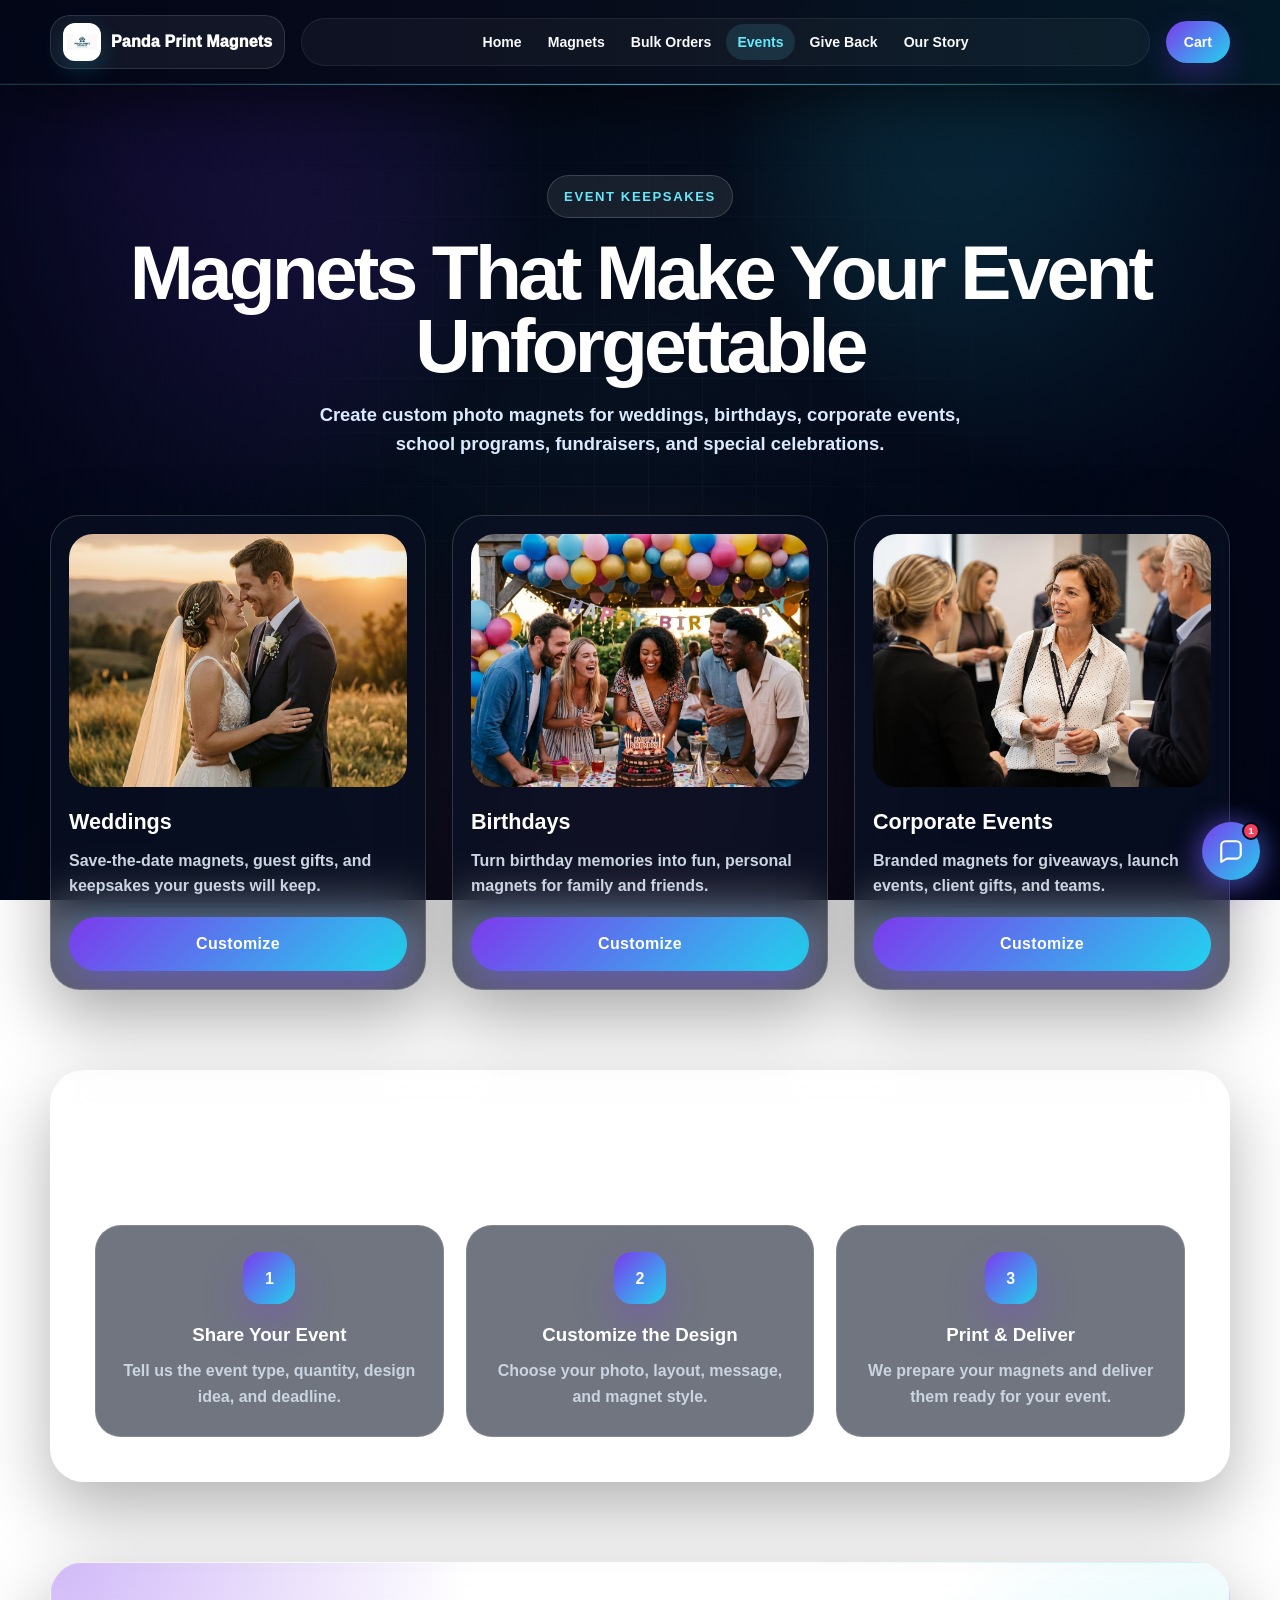
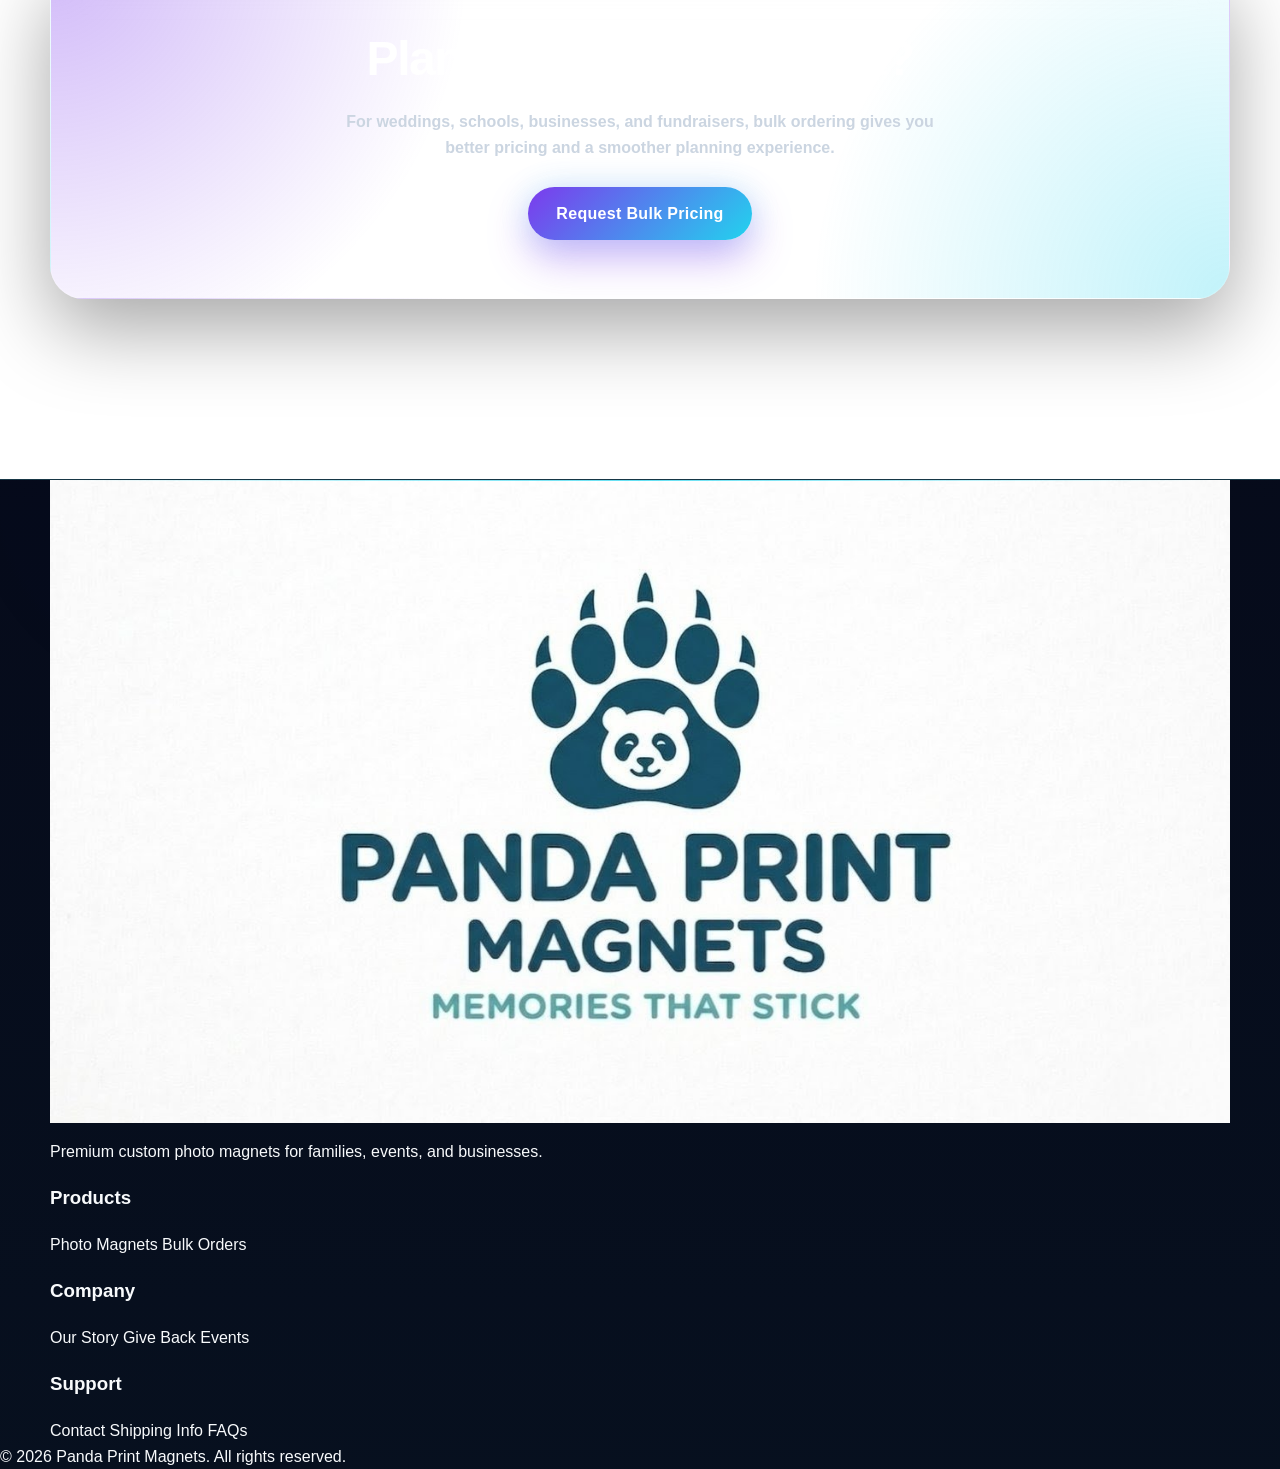
<file: events.html>
<!DOCTYPE html>
<html lang="en">
<head>
  <meta charset="UTF-8" />
  <meta name="viewport" content="width=device-width, initial-scale=1.0" />

  <title>Event Magnets | Panda Print Magnets</title>

  <link rel="stylesheet" href="css/style.css" />
  <link rel="stylesheet" href="css/chatbot.css" />

  <style>
    .events-page {
      width: min(1180px, calc(100% - 40px));
      margin: 0 auto;
      padding: 90px 0;
    }

    .events-hero {
      text-align: center;
      margin-bottom: 56px;
    }

    .eyebrow {
      display: inline-flex;
      margin-bottom: 18px;
      padding: 10px 16px;
      border-radius: 999px;
      color: #67e8f9;
      background: rgba(255, 255, 255, 0.08);
      border: 1px solid rgba(255, 255, 255, 0.16);
      font-size: 0.82rem;
      font-weight: 900;
      letter-spacing: 0.12em;
      text-transform: uppercase;
    }

    .events-hero h1 {
      margin: 0 0 18px;
      font-size: clamp(3rem, 6vw, 5.4rem);
      line-height: 0.95;
      letter-spacing: -0.05em;
      color: #ffffff;
    }

    .events-hero p {
      max-width: 680px;
      margin: 0 auto;
      color: #dbeafe;
      font-size: 1.15rem;
      font-weight: 700;
    }

    .events-grid {
      display: grid;
      grid-template-columns: repeat(3, 1fr);
      gap: 26px;
      margin-bottom: 80px;
    }

    .event-card {
      overflow: hidden;
      padding: 18px;
      border-radius: 30px;
      background: rgba(10, 18, 35, 0.66);
      border: 1px solid rgba(255, 255, 255, 0.16);
      backdrop-filter: blur(24px);
      box-shadow: 0 28px 70px rgba(0, 0, 0, 0.34);
      transition: transform 0.25s ease, border-color 0.25s ease;
    }

    .event-card:hover {
      transform: translateY(-6px);
      border-color: rgba(103, 232, 249, 0.45);
    }

    .event-card img {
      width: 100%;
      aspect-ratio: 4 / 3;
      object-fit: cover;
      border-radius: 24px;
      margin-bottom: 18px;
    }

    .event-card h3 {
      margin: 0 0 8px;
      color: #ffffff;
      font-size: 1.35rem;
    }

    .event-card p {
      margin: 0 0 18px;
      color: #cbd5e1;
      font-weight: 650;
    }

    .event-card .btn {
      width: 100%;
    }

    .steps-section {
      margin-bottom: 80px;
      padding: 44px;
      border-radius: 34px;
      background: rgba(255, 255, 255, 0.07);
      border: 1px solid rgba(255, 255, 255, 0.16);
      backdrop-filter: blur(22px);
      box-shadow: 0 28px 70px rgba(0, 0, 0, 0.3);
    }

    .steps-section h2 {
      margin: 0 0 34px;
      text-align: center;
      font-size: clamp(2rem, 4vw, 3rem);
      color: #ffffff;
      letter-spacing: -0.03em;
    }

    .steps-grid {
      display: grid;
      grid-template-columns: repeat(3, 1fr);
      gap: 22px;
    }

    .step-card {
      text-align: center;
      padding: 26px;
      border-radius: 26px;
      background: rgba(10, 18, 35, 0.58);
      border: 1px solid rgba(255, 255, 255, 0.14);
    }

    .step-number {
      display: inline-flex;
      width: 52px;
      height: 52px;
      align-items: center;
      justify-content: center;
      margin-bottom: 16px;
      border-radius: 18px;
      background: linear-gradient(135deg, #7c3aed, #22d3ee);
      font-weight: 900;
      box-shadow: 0 18px 40px rgba(124, 58, 237, 0.32);
    }

    .step-card h3 {
      margin: 0 0 8px;
      color: #ffffff;
    }

    .step-card p {
      margin: 0;
      color: #cbd5e1;
      font-weight: 650;
    }

    .cta-section {
      text-align: center;
      padding: 58px 24px;
      border-radius: 34px;
      background:
        radial-gradient(circle at top left, rgba(124, 58, 237, 0.35), transparent 34%),
        radial-gradient(circle at bottom right, rgba(34, 211, 238, 0.28), transparent 34%),
        rgba(255, 255, 255, 0.07);
      border: 1px solid rgba(255, 255, 255, 0.16);
      backdrop-filter: blur(24px);
      box-shadow: 0 30px 80px rgba(0, 0, 0, 0.35);
    }

    .cta-section h2 {
      margin: 0 0 12px;
      font-size: clamp(2rem, 4vw, 3rem);
      color: #ffffff;
      letter-spacing: -0.03em;
    }

    .cta-section p {
      max-width: 620px;
      margin: 0 auto 26px;
      color: #cbd5e1;
      font-weight: 650;
    }

    @media (max-width: 900px) {
      .events-grid,
      .steps-grid {
        grid-template-columns: 1fr;
      }
    }

    @media (max-width: 680px) {
      .events-page {
        width: min(100% - 26px, 1180px);
        padding: 60px 0;
      }

      .steps-section {
        padding: 28px 20px;
      }
    }
  </style>
</head>

<body class="page-events">
  <div id="site-header"></div>

  <main class="events-page">
    <section class="events-hero">
      <span class="eyebrow">Event keepsakes</span>
      <h1>Magnets That Make Your Event Unforgettable</h1>
      <p>
        Create custom photo magnets for weddings, birthdays, corporate events,
        school programs, fundraisers, and special celebrations.
      </p>
    </section>

    <section class="events-grid">
      <article class="event-card">
        <img src="assets/images/events/wedding.jpg" alt="Wedding event magnet">
        <h3>Weddings</h3>
        <p>Save-the-date magnets, guest gifts, and keepsakes your guests will keep.</p>
        <a href="checkout.html?product=wedding-event-magnet" class="btn">Customize</a>
      </article>

      <article class="event-card">
        <img src="assets/images/events/birthday.jpg" alt="Birthday event magnet">
        <h3>Birthdays</h3>
        <p>Turn birthday memories into fun, personal magnets for family and friends.</p>
        <a href="checkout.html?product=birthday-event-magnet" class="btn">Customize</a>
      </article>

      <article class="event-card">
        <img src="assets/images/events/corporate.jpg" alt="Corporate event magnet">
        <h3>Corporate Events</h3>
        <p>Branded magnets for giveaways, launch events, client gifts, and teams.</p>
        <a href="checkout.html?product=corporate-event-magnet" class="btn">Customize</a>
      </article>
    </section>

    <section class="steps-section">
      <h2>How Event Orders Work</h2>

      <div class="steps-grid">
        <article class="step-card">
          <div class="step-number">1</div>
          <h3>Share Your Event</h3>
          <p>Tell us the event type, quantity, design idea, and deadline.</p>
        </article>

        <article class="step-card">
          <div class="step-number">2</div>
          <h3>Customize the Design</h3>
          <p>Choose your photo, layout, message, and magnet style.</p>
        </article>

        <article class="step-card">
          <div class="step-number">3</div>
          <h3>Print & Deliver</h3>
          <p>We prepare your magnets and deliver them ready for your event.</p>
        </article>
      </div>
    </section>

    <section class="cta-section">
      <h2>Planning a Bigger Event?</h2>
      <p>
        For weddings, schools, businesses, and fundraisers, bulk ordering gives you
        better pricing and a smoother planning experience.
      </p>
      <a href="bulk-orders.html" class="btn">Request Bulk Pricing</a>
    </section>
  </main>

  <div id="site-footer"></div>

  <script src="js/layout.js"></script>
  <script src="js/chatbot.js"></script>
</body>
</html>
</file>
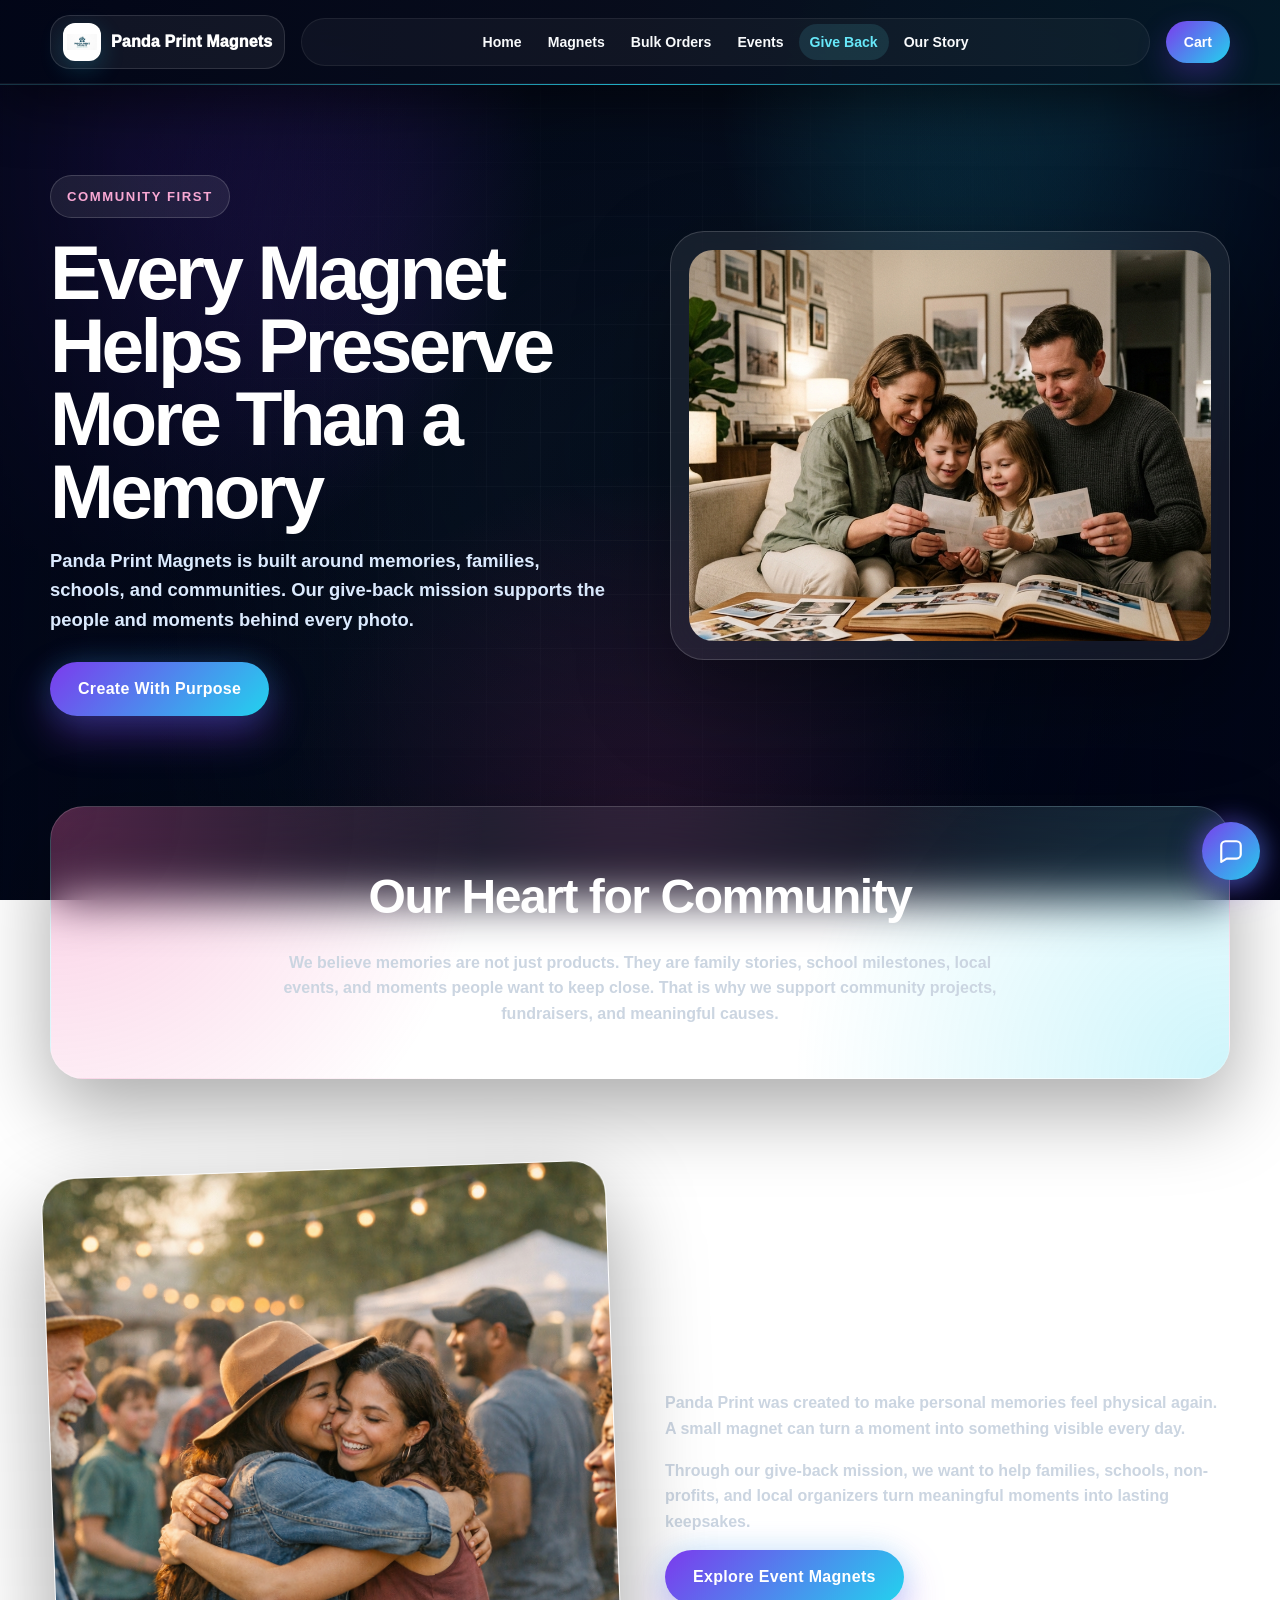
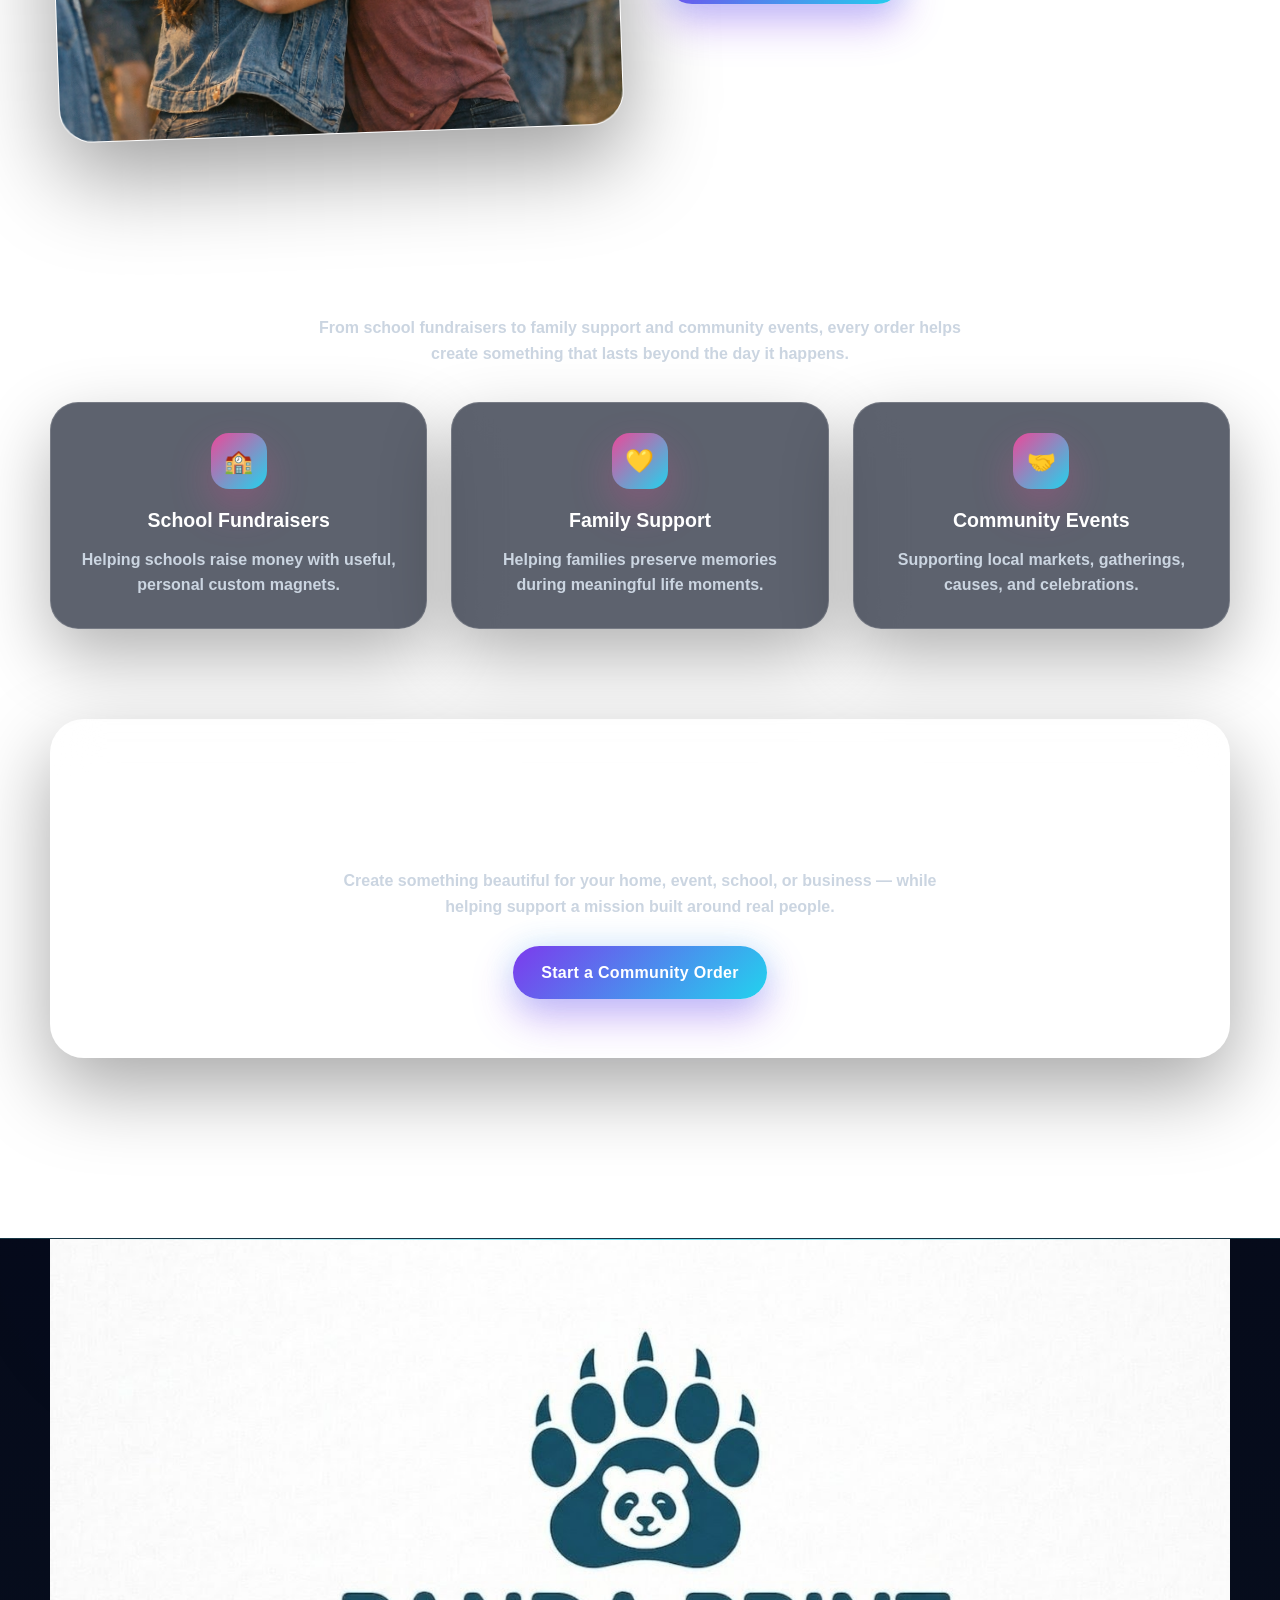
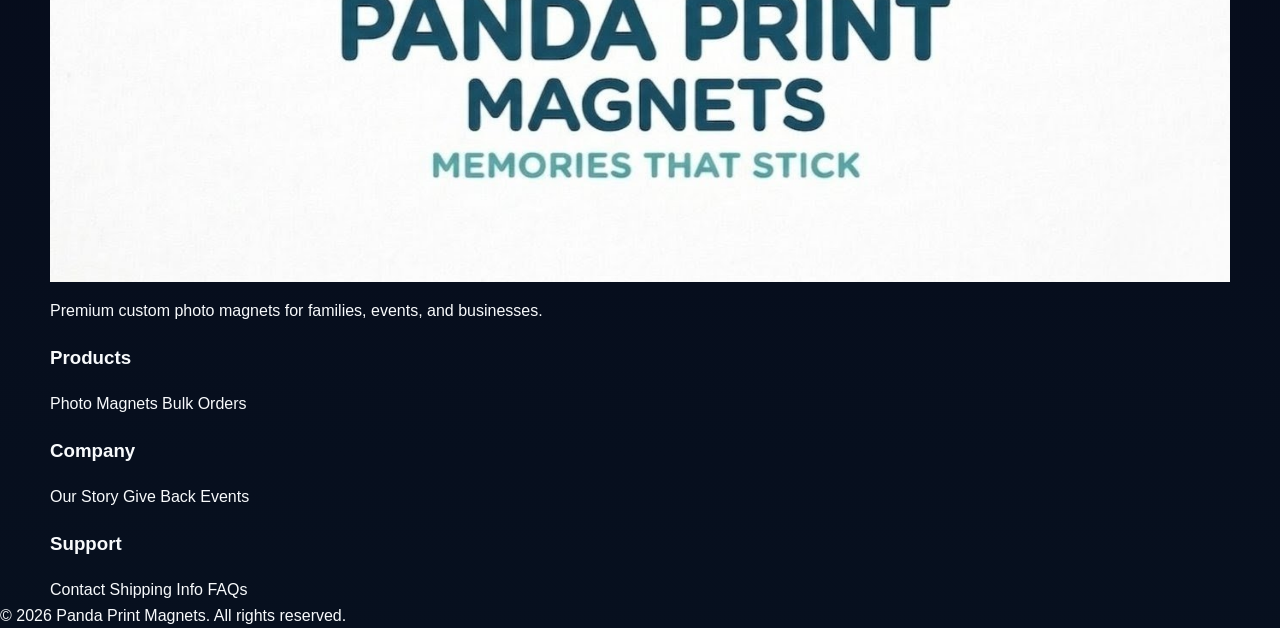
<file: give-back.html>
<!DOCTYPE html>
<html lang="en">
<head>
  <meta charset="UTF-8" />
  <meta name="viewport" content="width=device-width, initial-scale=1.0" />

  <title>Give Back | Panda Print Magnets</title>

  <link rel="stylesheet" href="css/style.css" />
  <link rel="stylesheet" href="css/chatbot.css" />

  <style>
    .give-page {
      width: min(1180px, calc(100% - 40px));
      margin: 0 auto;
      padding: 90px 0;
    }

    .give-hero {
      display: grid;
      grid-template-columns: 1fr 1fr;
      gap: 60px;
      align-items: center;
      margin-bottom: 90px;
    }

    .eyebrow {
      display: inline-flex;
      margin-bottom: 18px;
      padding: 10px 16px;
      border-radius: 999px;
      color: #f9a8d4;
      background: rgba(255, 255, 255, 0.08);
      border: 1px solid rgba(255, 255, 255, 0.16);
      font-size: 0.82rem;
      font-weight: 900;
      letter-spacing: 0.12em;
      text-transform: uppercase;
    }

    .give-hero h1 {
      margin: 0 0 18px;
      font-size: clamp(3rem, 6vw, 5.4rem);
      line-height: 0.95;
      letter-spacing: -0.05em;
      color: #ffffff;
    }

    .give-hero p {
      max-width: 620px;
      margin: 0 0 28px;
      color: #dbeafe;
      font-size: 1.15rem;
      font-weight: 700;
    }

    .hero-image {
      padding: 18px;
      border-radius: 34px;
      background: rgba(255, 255, 255, 0.07);
      border: 1px solid rgba(255, 255, 255, 0.16);
      backdrop-filter: blur(24px);
      box-shadow: 0 35px 90px rgba(0, 0, 0, 0.35);
    }

    .hero-image img {
      width: 100%;
      aspect-ratio: 4 / 3;
      object-fit: cover;
      border-radius: 24px;
    }

    .mission-card {
      margin-bottom: 90px;
      padding: 52px 28px;
      border-radius: 34px;
      text-align: center;
      background:
        radial-gradient(circle at top left, rgba(236, 72, 153, 0.28), transparent 36%),
        radial-gradient(circle at bottom right, rgba(34, 211, 238, 0.22), transparent 36%),
        rgba(255, 255, 255, 0.07);
      border: 1px solid rgba(255, 255, 255, 0.16);
      backdrop-filter: blur(24px);
      box-shadow: 0 30px 80px rgba(0, 0, 0, 0.34);
    }

    .mission-card h2,
    .impact-section h2,
    .story-content h2,
    .cta-card h2 {
      margin: 0 0 14px;
      font-size: clamp(2rem, 4vw, 3rem);
      color: #ffffff;
      letter-spacing: -0.03em;
    }

    .mission-card p {
      max-width: 760px;
      margin: 0 auto;
      color: #cbd5e1;
      font-weight: 650;
    }

    .story-section {
      display: grid;
      grid-template-columns: 1fr 1fr;
      gap: 50px;
      align-items: center;
      margin-bottom: 90px;
    }

    .story-image img {
      width: 100%;
      aspect-ratio: 1 / 1;
      object-fit: cover;
      border-radius: 34px;
      box-shadow: 0 35px 90px rgba(0, 0, 0, 0.38);
      transform: rotate(-2deg);
      border: 1px solid rgba(255, 255, 255, 0.16);
    }

    .story-content p {
      color: #cbd5e1;
      font-weight: 650;
      margin: 0 0 16px;
    }

    .impact-section {
      margin-bottom: 90px;
      text-align: center;
    }

    .impact-intro {
      max-width: 680px;
      margin: 0 auto 36px;
      color: #cbd5e1;
      font-weight: 650;
    }

    .impact-grid {
      display: grid;
      grid-template-columns: repeat(3, 1fr);
      gap: 24px;
    }

    .impact-card {
      padding: 30px;
      border-radius: 28px;
      text-align: center;
      background: rgba(10, 18, 35, 0.66);
      border: 1px solid rgba(255, 255, 255, 0.16);
      backdrop-filter: blur(24px);
      box-shadow: 0 28px 70px rgba(0, 0, 0, 0.3);
      transition: transform 0.25s ease, border-color 0.25s ease;
    }

    .impact-card:hover {
      transform: translateY(-6px);
      border-color: rgba(249, 168, 212, 0.5);
    }

    .impact-icon {
      display: inline-flex;
      width: 56px;
      height: 56px;
      align-items: center;
      justify-content: center;
      margin-bottom: 16px;
      border-radius: 18px;
      background: linear-gradient(135deg, #ec4899, #22d3ee);
      box-shadow: 0 18px 40px rgba(236, 72, 153, 0.28);
      font-size: 1.45rem;
    }

    .impact-card h3 {
      margin: 0 0 10px;
      color: #ffffff;
      font-size: 1.22rem;
    }

    .impact-card p {
      margin: 0;
      color: #cbd5e1;
      font-weight: 650;
    }

    .cta-card {
      padding: 58px 24px;
      text-align: center;
      border-radius: 34px;
      background: rgba(255, 255, 255, 0.07);
      border: 1px solid rgba(255, 255, 255, 0.16);
      backdrop-filter: blur(24px);
      box-shadow: 0 30px 80px rgba(0, 0, 0, 0.35);
    }

    .cta-card p {
      max-width: 620px;
      margin: 0 auto 26px;
      color: #cbd5e1;
      font-weight: 650;
    }

    @media (max-width: 900px) {
      .give-hero,
      .story-section,
      .impact-grid {
        grid-template-columns: 1fr;
      }

      .story-image img {
        transform: rotate(0);
      }
    }

    @media (max-width: 680px) {
      .give-page {
        width: min(100% - 26px, 1180px);
        padding: 60px 0;
      }

      .mission-card,
      .cta-card {
        padding: 36px 20px;
      }
    }
  </style>
</head>

<body class="page-giveback">
  <div id="site-header"></div>

  <main class="give-page">
    <section class="give-hero">
      <div>
        <span class="eyebrow">Community first</span>
        <h1>Every Magnet Helps Preserve More Than a Memory</h1>
        <p>
          Panda Print Magnets is built around memories, families, schools,
          and communities. Our give-back mission supports the people and moments
          behind every photo.
        </p>
        <a href="magnets.html" class="btn">Create With Purpose</a>
      </div>

      <div class="hero-image">
        <img src="assets/images/give-back/community.jpg" alt="Community gathering supported by Panda Print">
      </div>
    </section>

    <section class="mission-card">
      <h2>Our Heart for Community</h2>
      <p>
        We believe memories are not just products. They are family stories,
        school milestones, local events, and moments people want to keep close.
        That is why we support community projects, fundraisers, and meaningful causes.
      </p>
    </section>

    <section class="story-section">
      <div class="story-image">
        <img src="assets/images/give-back/family.jpg" alt="Family memory photo magnet story">
      </div>

      <div class="story-content">
        <h2>Why We Give</h2>
        <p>
          Panda Print was created to make personal memories feel physical again.
          A small magnet can turn a moment into something visible every day.
        </p>
        <p>
          Through our give-back mission, we want to help families, schools,
          non-profits, and local organizers turn meaningful moments into lasting keepsakes.
        </p>
        <a href="events.html" class="btn">Explore Event Magnets</a>
      </div>
    </section>

    <section class="impact-section">
      <h2>Small Magnets, Big Impact</h2>
      <p class="impact-intro">
        From school fundraisers to family support and community events,
        every order helps create something that lasts beyond the day it happens.
      </p>

      <div class="impact-grid">
        <article class="impact-card">
          <div class="impact-icon">🏫</div>
          <h3>School Fundraisers</h3>
          <p>Helping schools raise money with useful, personal custom magnets.</p>
        </article>

        <article class="impact-card">
          <div class="impact-icon">💛</div>
          <h3>Family Support</h3>
          <p>Helping families preserve memories during meaningful life moments.</p>
        </article>

        <article class="impact-card">
          <div class="impact-icon">🤝</div>
          <h3>Community Events</h3>
          <p>Supporting local markets, gatherings, causes, and celebrations.</p>
        </article>
      </div>
    </section>

    <section class="cta-card">
      <h2>Every Order Makes a Difference</h2>
      <p>
        Create something beautiful for your home, event, school, or business —
        while helping support a mission built around real people.
      </p>
      <a href="bulk-orders.html" class="btn">Start a Community Order</a>
    </section>
  </main>

  <div id="site-footer"></div>

  <script src="js/layout.js"></script>
  <script src="js/chatbot.js"></script>
</body>
</html>
</file>
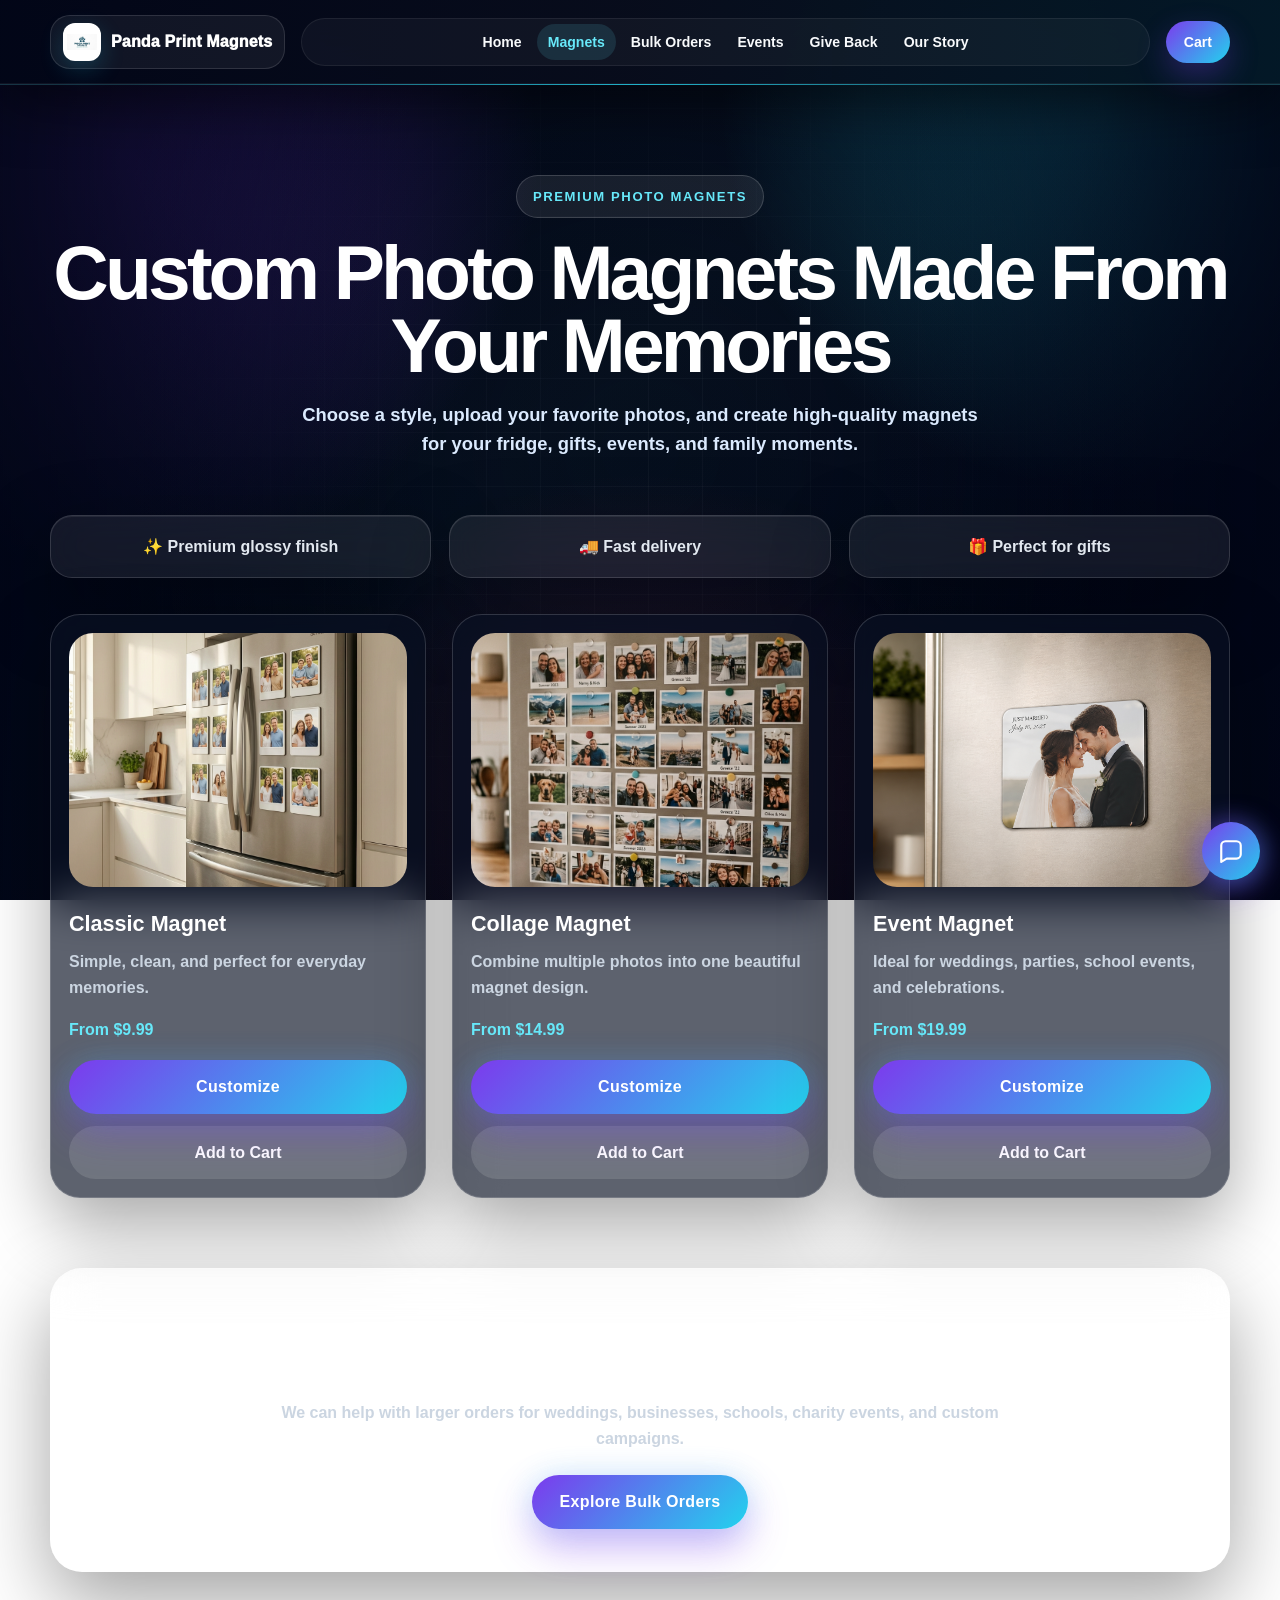
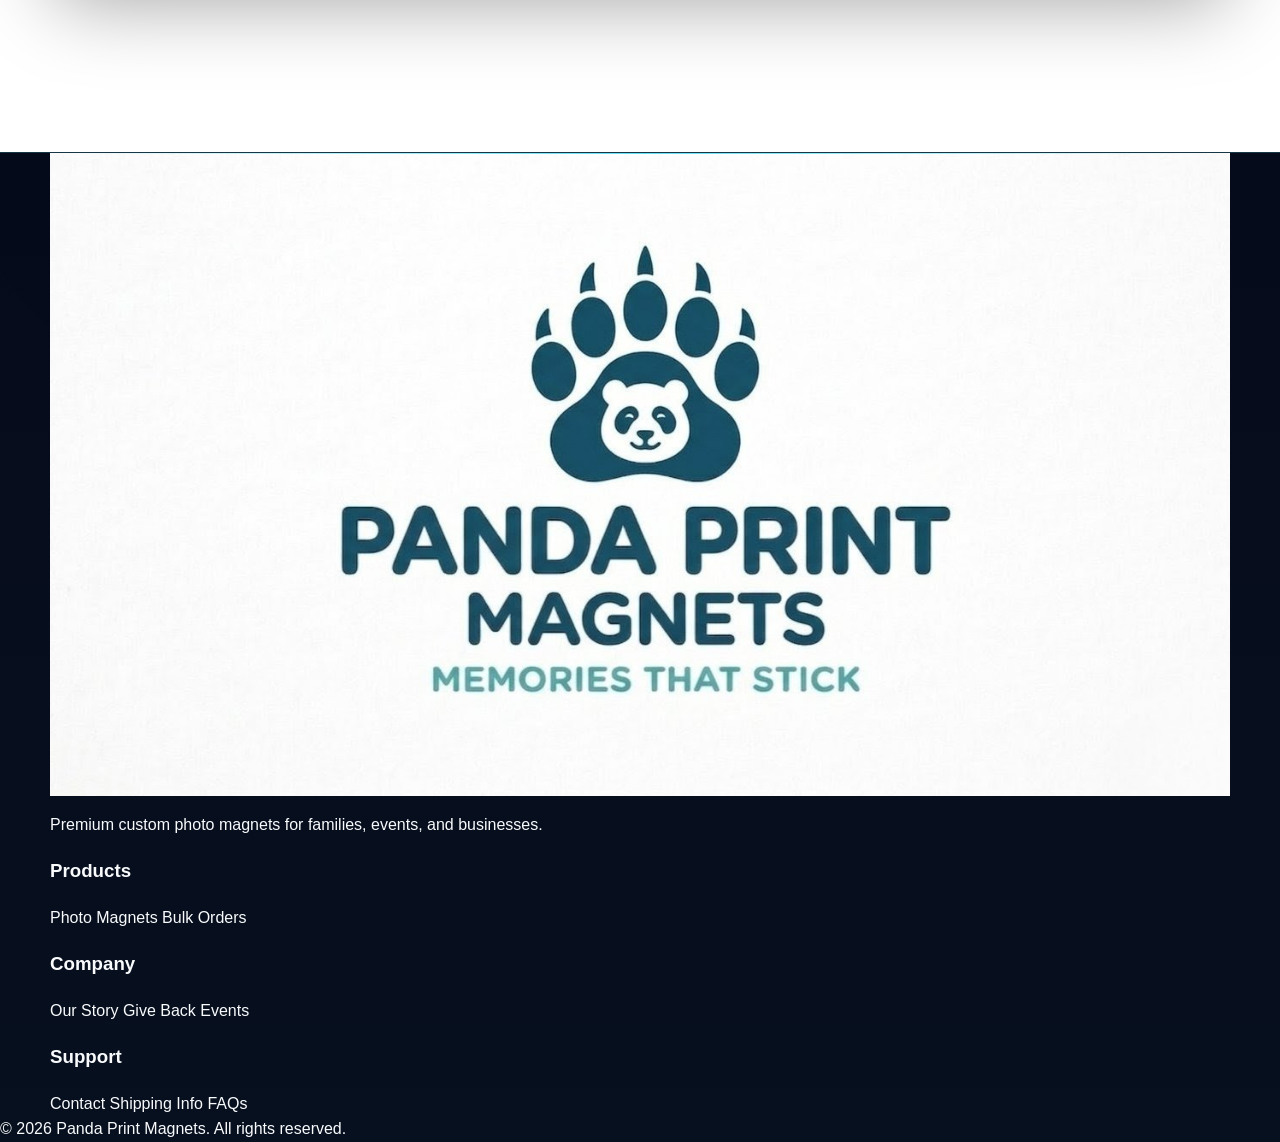
<file: magnets.html>
<!DOCTYPE html>
<html lang="en">
<head>
  <meta charset="UTF-8" />
  <meta name="viewport" content="width=device-width, initial-scale=1.0" />

  <title>Custom Photo Magnets | Panda Print Magnets</title>

  <link rel="stylesheet" href="css/style.css" />
  <link rel="stylesheet" href="css/chatbot.css" />

  <style>
    .magnets-page {
      width: min(1180px, calc(100% - 40px));
      margin: 0 auto;
      padding: 90px 0;
    }

    .magnets-hero {
      text-align: center;
      margin-bottom: 56px;
    }

    .magnets-hero .eyebrow {
      display: inline-flex;
      margin-bottom: 18px;
      padding: 10px 16px;
      border-radius: 999px;
      color: #67e8f9;
      background: rgba(255, 255, 255, 0.08);
      border: 1px solid rgba(255, 255, 255, 0.16);
      font-weight: 900;
      font-size: 0.82rem;
      letter-spacing: 0.12em;
      text-transform: uppercase;
    }

    .magnets-hero h1 {
      margin: 0 0 18px;
      font-size: clamp(3rem, 6vw, 5.4rem);
      line-height: 0.95;
      letter-spacing: -0.05em;
      color: #ffffff;
    }

    .magnets-hero p {
      max-width: 680px;
      margin: 0 auto;
      color: #dbeafe;
      font-size: 1.15rem;
      font-weight: 700;
    }

    .trust-row {
      display: grid;
      grid-template-columns: repeat(3, 1fr);
      gap: 18px;
      margin-bottom: 36px;
    }

    .trust-item {
      padding: 18px;
      border-radius: 22px;
      text-align: center;
      background: rgba(255, 255, 255, 0.07);
      border: 1px solid rgba(255, 255, 255, 0.14);
      backdrop-filter: blur(18px);
      color: #e2e8f0;
      font-weight: 800;
    }

    .magnets-grid {
      display: grid;
      grid-template-columns: repeat(3, 1fr);
      gap: 26px;
    }

    .magnet-card {
      overflow: hidden;
      padding: 18px;
      border-radius: 30px;
      background: rgba(10, 18, 35, 0.66);
      border: 1px solid rgba(255, 255, 255, 0.16);
      backdrop-filter: blur(24px);
      box-shadow: 0 28px 70px rgba(0, 0, 0, 0.34);
      transition: transform 0.25s ease, border-color 0.25s ease;
    }

    .magnet-card:hover {
      transform: translateY(-6px);
      border-color: rgba(103, 232, 249, 0.45);
    }

    .magnet-card img {
      width: 100%;
      aspect-ratio: 4 / 3;
      object-fit: cover;
      border-radius: 24px;
      margin-bottom: 20px;
    }

    .magnet-card h3 {
      margin: 0 0 8px;
      color: #ffffff;
      font-size: 1.35rem;
    }

    .magnet-card p {
      margin: 0 0 16px;
      color: #cbd5e1;
      font-weight: 650;
    }

    .price {
      display: block;
      margin-bottom: 18px;
      color: #67e8f9;
      font-weight: 900;
    }

    .card-actions {
      display: grid;
      gap: 12px;
    }

    .magnet-card .btn,
    .cart-btn {
      width: 100%;
      text-align: center;
    }

    .cart-btn {
      padding: 14px 20px;
      border: 0;
      border-radius: 999px;
      cursor: pointer;
      background: rgba(255, 255, 255, 0.12);
      color: white;
      font-weight: 900;
      font-size: 1rem;
    }

    .cart-btn:hover {
      background: rgba(103, 232, 249, 0.22);
    }

    .info-section {
      margin-top: 70px;
      padding: 42px;
      border-radius: 32px;
      background: rgba(255, 255, 255, 0.07);
      border: 1px solid rgba(255, 255, 255, 0.16);
      backdrop-filter: blur(22px);
      text-align: center;
    }

    .info-section h2 {
      margin: 0 0 12px;
      font-size: clamp(2rem, 4vw, 3rem);
      color: #ffffff;
    }

    .info-section p {
      max-width: 720px;
      margin: 0 auto 24px;
      color: #cbd5e1;
      font-weight: 650;
    }

    @media (max-width: 900px) {
      .magnets-grid,
      .trust-row {
        grid-template-columns: 1fr;
      }
    }

    @media (max-width: 680px) {
      .magnets-page {
        width: min(100% - 26px, 1180px);
        padding: 60px 0;
      }

      .info-section {
        padding: 28px 20px;
      }
    }
  </style>
</head>

<body class="page-magnets">
  <div id="site-header"></div>

  <main class="magnets-page">
    <section class="magnets-hero">
      <span class="eyebrow">Premium photo magnets</span>
      <h1>Custom Photo Magnets Made From Your Memories</h1>
      <p>
        Choose a style, upload your favorite photos, and create high-quality magnets
        for your fridge, gifts, events, and family moments.
      </p>
    </section>

    <section class="trust-row">
      <div class="trust-item">✨ Premium glossy finish</div>
      <div class="trust-item">🚚 Fast delivery</div>
      <div class="trust-item">🎁 Perfect for gifts</div>
    </section>

    <section class="magnets-grid">
      <article class="magnet-card">
        <img src="assets/images/magnets/classic.jpg" alt="Classic photo magnet">
        <h3>Classic Magnet</h3>
        <p>Simple, clean, and perfect for everyday memories.</p>
        <span class="price">From $9.99</span>

        <div class="card-actions">
          <a href="checkout.html?product=classic-magnet" class="btn">Customize</a>

          <button class="cart-btn" onclick="addToCart({
            id: 'classic-magnet',
            name: 'Classic Magnet',
            price: 9.99,
            image: 'assets/images/magnets/classic.jpg'
          })">
            Add to Cart
          </button>
        </div>
      </article>

      <article class="magnet-card">
        <img src="assets/images/magnets/collage.jpg" alt="Collage photo magnet">
        <h3>Collage Magnet</h3>
        <p>Combine multiple photos into one beautiful magnet design.</p>
        <span class="price">From $14.99</span>

        <div class="card-actions">
          <a href="checkout.html?product=collage-magnet" class="btn">Customize</a>

          <button class="cart-btn" onclick="addToCart({
            id: 'collage-magnet',
            name: 'Collage Magnet',
            price: 14.99,
            image: 'assets/images/magnets/collage.jpg'
          })">
            Add to Cart
          </button>
        </div>
      </article>

      <article class="magnet-card">
        <img src="assets/images/magnets/event.jpg" alt="Event photo magnet">
        <h3>Event Magnet</h3>
        <p>Ideal for weddings, parties, school events, and celebrations.</p>
        <span class="price">From $19.99</span>

        <div class="card-actions">
          <a href="checkout.html?product=event-magnet" class="btn">Customize</a>

          <button class="cart-btn" onclick="addToCart({
            id: 'event-magnet',
            name: 'Event Magnet',
            price: 19.99,
            image: 'assets/images/magnets/event.jpg'
          })">
            Add to Cart
          </button>
        </div>
      </article>
    </section>

    <section class="info-section">
      <h2>Need magnets for an event?</h2>
      <p>
        We can help with larger orders for weddings, businesses, schools,
        charity events, and custom campaigns.
      </p>
      <a href="bulk-orders.html" class="btn">Explore Bulk Orders</a>
    </section>
  </main>

  <div id="site-footer"></div>

  <script src="js/layout.js"></script>
  <script src="js/chatbot.js"></script>

  <script>
    const CART_KEY = "pandaCart";

    function getCart() {
      return JSON.parse(localStorage.getItem(CART_KEY)) || [];
    }

    function saveCart(cart) {
      localStorage.setItem(CART_KEY, JSON.stringify(cart));
    }

    function addToCart(product) {
      const cart = getCart();

      const existingProduct = cart.find(item => item.id === product.id);

      if (existingProduct) {
        existingProduct.quantity += 1;
      } else {
        cart.push({
          id: product.id,
          name: product.name,
          price: product.price,
          image: product.image,
          quantity: 1
        });
      }

      saveCart(cart);

      alert(product.name + " added to cart!");
    }
  </script>
</body>
</html>
</file>
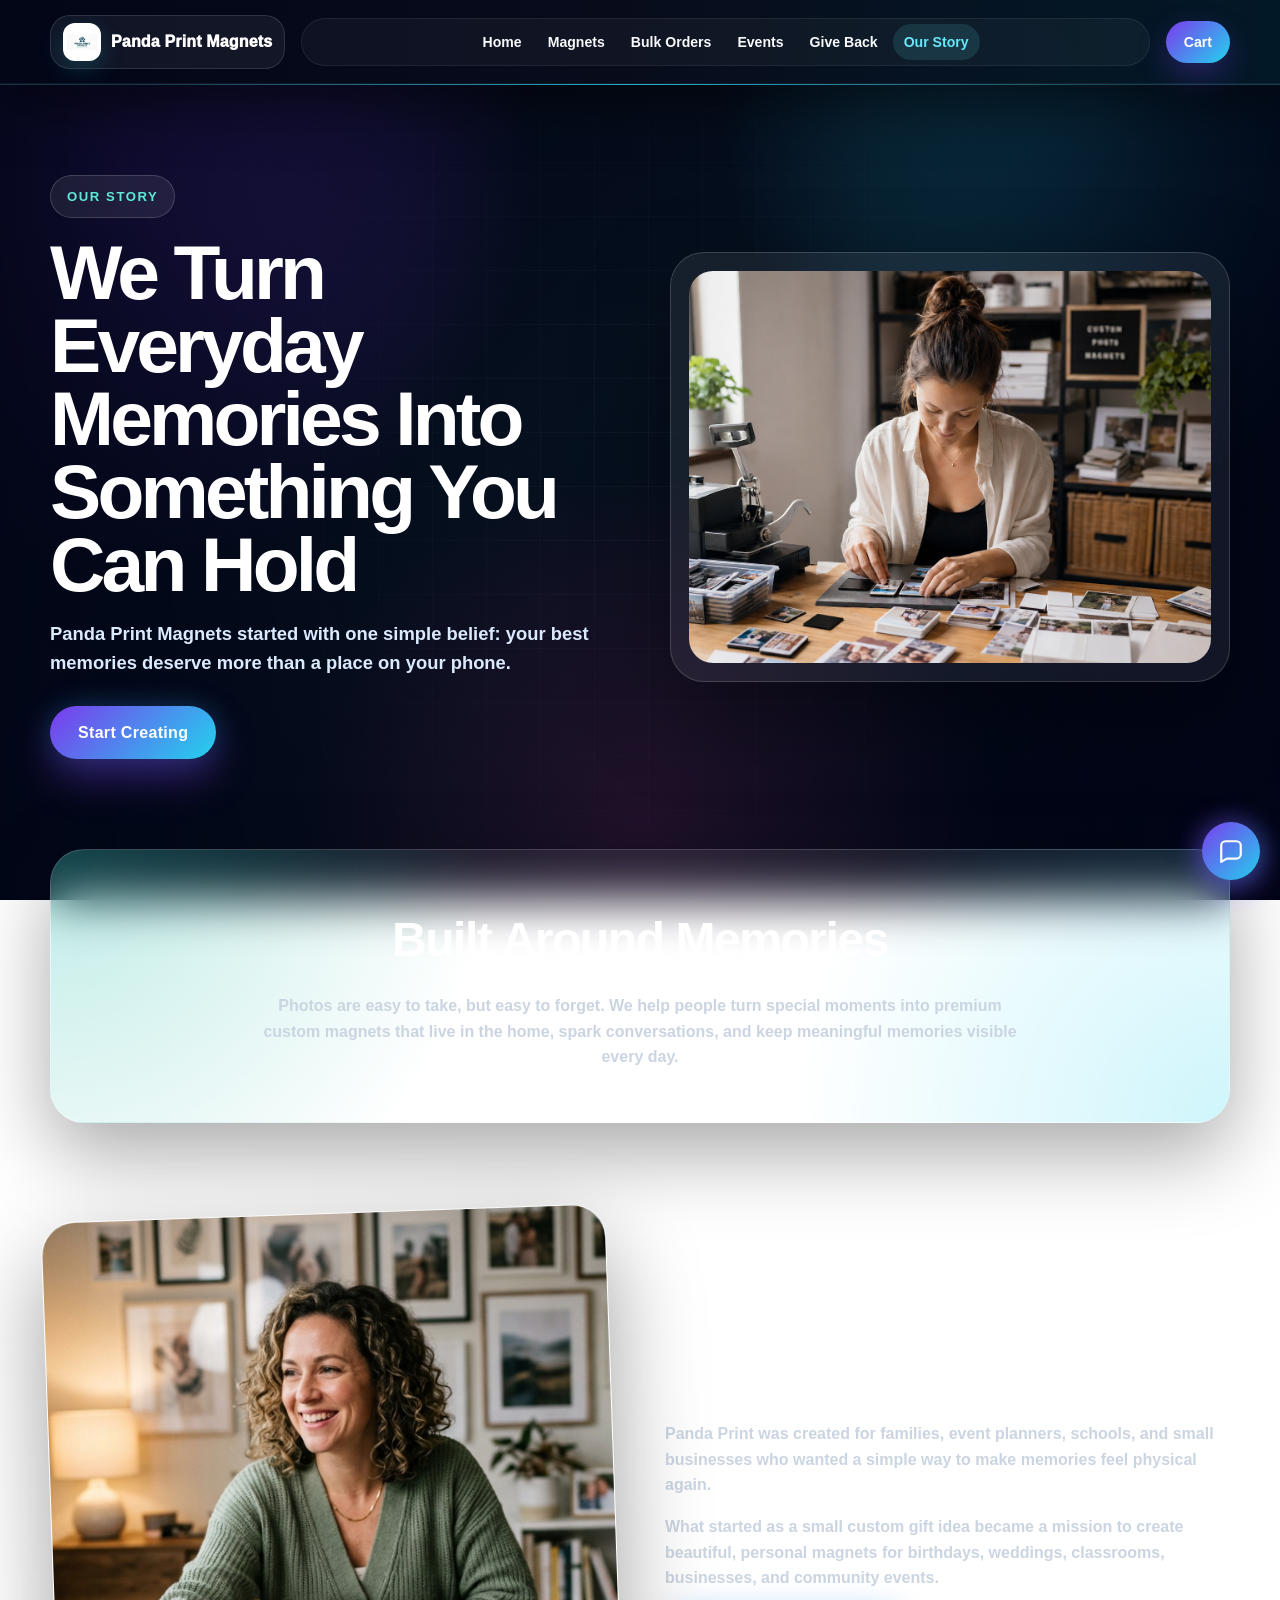
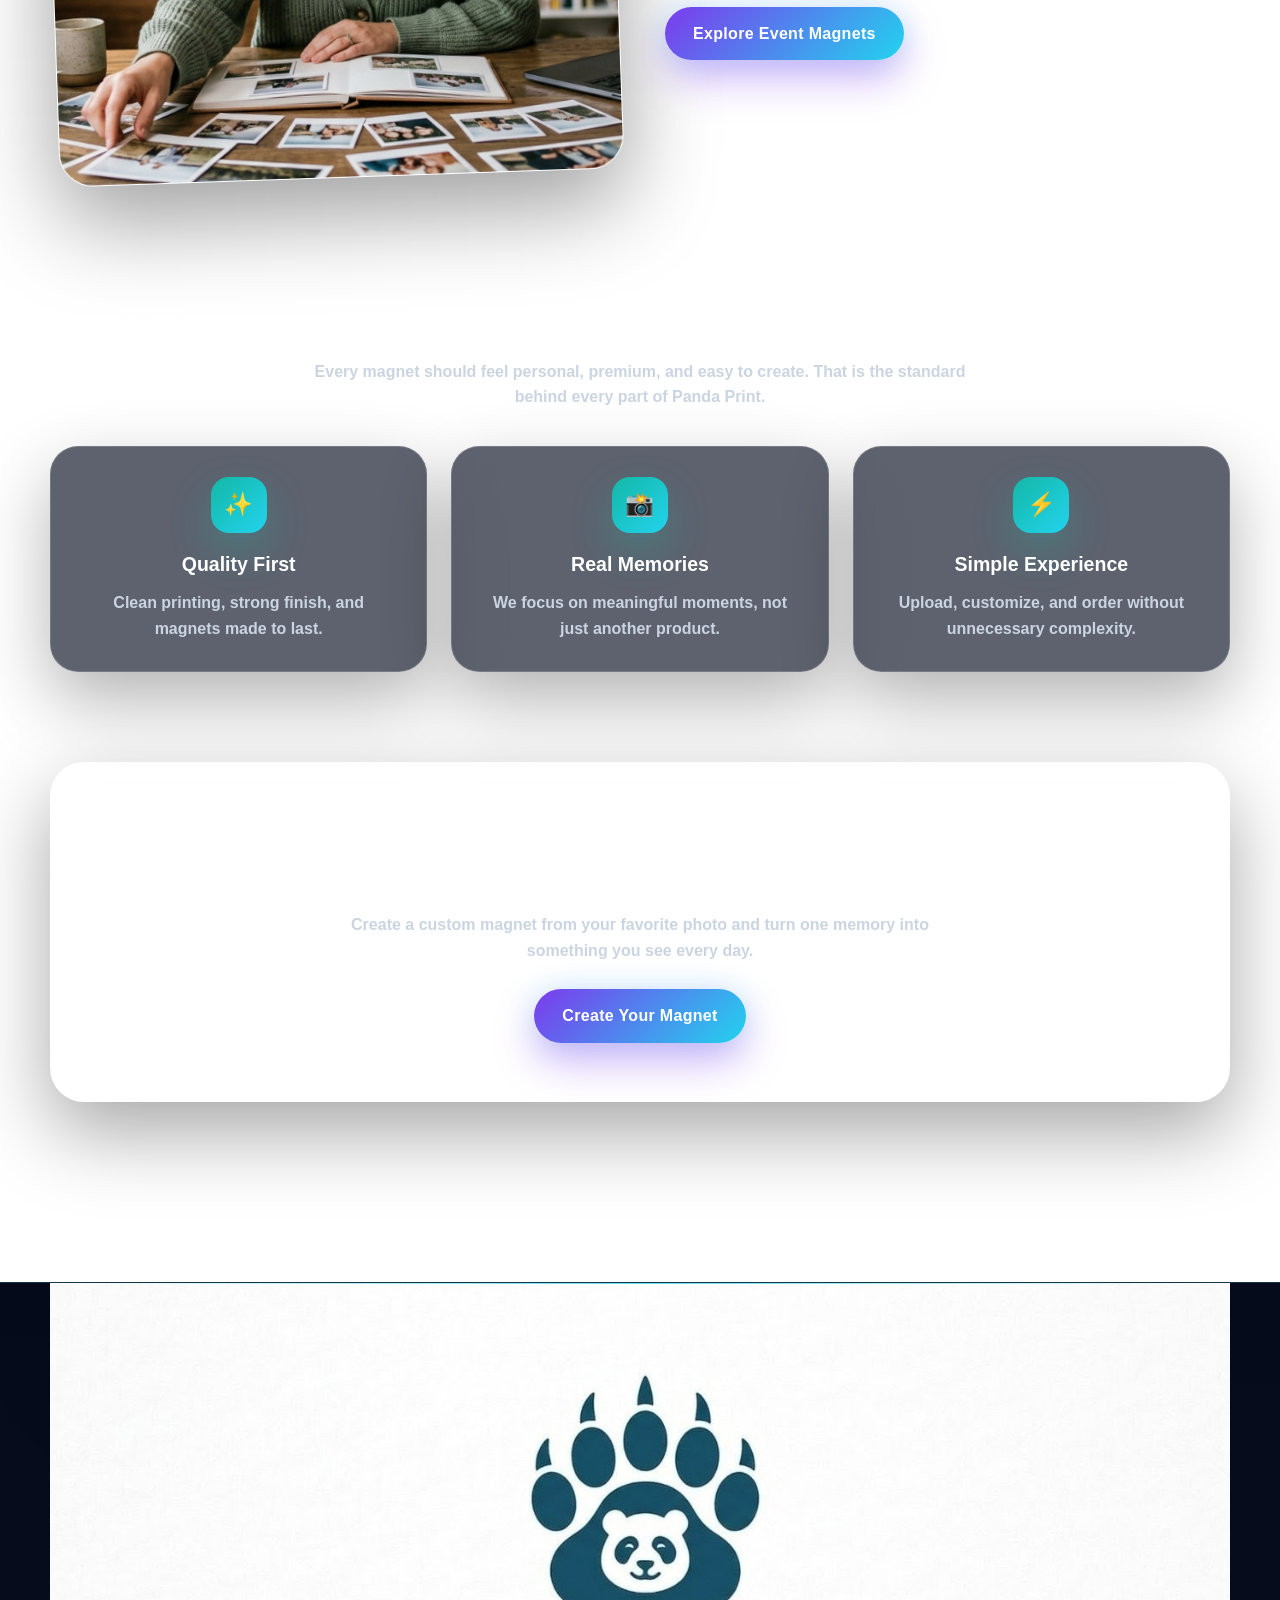
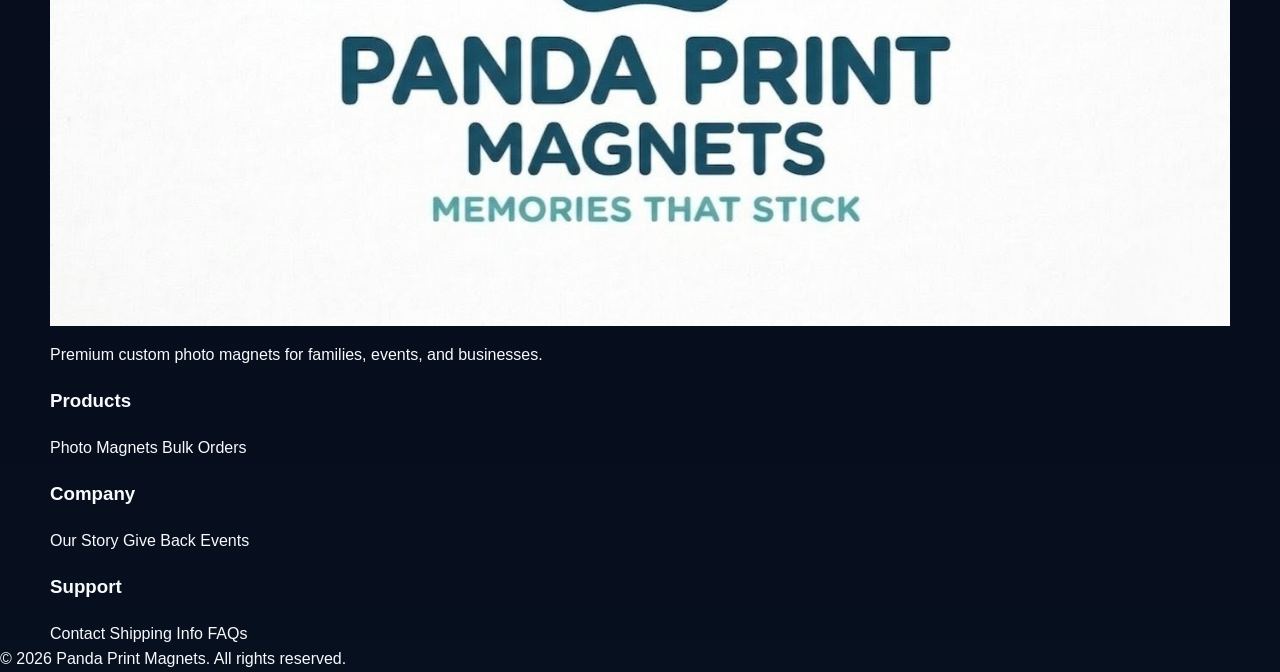
<file: our-story.html>
<!DOCTYPE html>
<html lang="en">
<head>
  <meta charset="UTF-8" />
  <meta name="viewport" content="width=device-width, initial-scale=1.0" />

  <title>Our Story | Panda Print Magnets</title>

  <link rel="stylesheet" href="css/style.css" />
  <link rel="stylesheet" href="css/chatbot.css" />

  <style>
    .story-page {
      width: min(1180px, calc(100% - 40px));
      margin: 0 auto;
      padding: 90px 0;
    }

    .story-hero {
      display: grid;
      grid-template-columns: 1fr 1fr;
      gap: 60px;
      align-items: center;
      margin-bottom: 90px;
    }

    .eyebrow {
      display: inline-flex;
      margin-bottom: 18px;
      padding: 10px 16px;
      border-radius: 999px;
      color: #5eead4;
      background: rgba(255, 255, 255, 0.08);
      border: 1px solid rgba(255, 255, 255, 0.16);
      font-size: 0.82rem;
      font-weight: 900;
      letter-spacing: 0.12em;
      text-transform: uppercase;
    }

    .story-hero h1 {
      margin: 0 0 18px;
      font-size: clamp(3rem, 6vw, 5.4rem);
      line-height: 0.95;
      letter-spacing: -0.05em;
      color: #ffffff;
    }

    .story-hero p {
      max-width: 620px;
      margin: 0 0 28px;
      color: #dbeafe;
      font-size: 1.15rem;
      font-weight: 700;
    }

    .hero-image {
      padding: 18px;
      border-radius: 34px;
      background: rgba(255, 255, 255, 0.07);
      border: 1px solid rgba(255, 255, 255, 0.16);
      backdrop-filter: blur(24px);
      box-shadow: 0 35px 90px rgba(0, 0, 0, 0.35);
    }

    .hero-image img {
      width: 100%;
      aspect-ratio: 4 / 3;
      object-fit: cover;
      border-radius: 24px;
    }

    .mission-card {
      margin-bottom: 90px;
      padding: 52px 28px;
      text-align: center;
      border-radius: 34px;
      background:
        radial-gradient(circle at top left, rgba(20, 184, 166, 0.28), transparent 36%),
        radial-gradient(circle at bottom right, rgba(34, 211, 238, 0.22), transparent 36%),
        rgba(255, 255, 255, 0.07);
      border: 1px solid rgba(255, 255, 255, 0.16);
      backdrop-filter: blur(24px);
      box-shadow: 0 30px 80px rgba(0, 0, 0, 0.34);
    }

    .mission-card h2,
    .story-content h2,
    .values-section h2,
    .cta-card h2 {
      margin: 0 0 14px;
      font-size: clamp(2rem, 4vw, 3rem);
      color: #ffffff;
      letter-spacing: -0.03em;
    }

    .mission-card p {
      max-width: 760px;
      margin: 0 auto;
      color: #cbd5e1;
      font-weight: 650;
    }

    .story-section {
      display: grid;
      grid-template-columns: 1fr 1fr;
      gap: 50px;
      align-items: center;
      margin-bottom: 90px;
    }

    .story-image img {
      width: 100%;
      aspect-ratio: 1 / 1;
      object-fit: cover;
      border-radius: 34px;
      box-shadow: 0 35px 90px rgba(0, 0, 0, 0.38);
      transform: rotate(-2deg);
      border: 1px solid rgba(255, 255, 255, 0.16);
    }

    .story-content p {
      margin: 0 0 16px;
      color: #cbd5e1;
      font-weight: 650;
    }

    .values-section {
      margin-bottom: 90px;
      text-align: center;
    }

    .values-intro {
      max-width: 680px;
      margin: 0 auto 36px;
      color: #cbd5e1;
      font-weight: 650;
    }

    .values-grid {
      display: grid;
      grid-template-columns: repeat(3, 1fr);
      gap: 24px;
    }

    .value-card {
      padding: 30px;
      border-radius: 28px;
      text-align: center;
      background: rgba(10, 18, 35, 0.66);
      border: 1px solid rgba(255, 255, 255, 0.16);
      backdrop-filter: blur(24px);
      box-shadow: 0 28px 70px rgba(0, 0, 0, 0.3);
      transition: transform 0.25s ease, border-color 0.25s ease;
    }

    .value-card:hover {
      transform: translateY(-6px);
      border-color: rgba(94, 234, 212, 0.45);
    }

    .value-icon {
      display: inline-flex;
      width: 56px;
      height: 56px;
      align-items: center;
      justify-content: center;
      margin-bottom: 16px;
      border-radius: 18px;
      background: linear-gradient(135deg, #14b8a6, #22d3ee);
      box-shadow: 0 18px 40px rgba(20, 184, 166, 0.28);
      font-size: 1.45rem;
    }

    .value-card h3 {
      margin: 0 0 10px;
      color: #ffffff;
      font-size: 1.22rem;
    }

    .value-card p {
      margin: 0;
      color: #cbd5e1;
      font-weight: 650;
    }

    .cta-card {
      padding: 58px 24px;
      text-align: center;
      border-radius: 34px;
      background: rgba(255, 255, 255, 0.07);
      border: 1px solid rgba(255, 255, 255, 0.16);
      backdrop-filter: blur(24px);
      box-shadow: 0 30px 80px rgba(0, 0, 0, 0.35);
    }

    .cta-card p {
      max-width: 620px;
      margin: 0 auto 26px;
      color: #cbd5e1;
      font-weight: 650;
    }

    @media (max-width: 900px) {
      .story-hero,
      .story-section,
      .values-grid {
        grid-template-columns: 1fr;
      }

      .story-image img {
        transform: rotate(0);
      }
    }

    @media (max-width: 680px) {
      .story-page {
        width: min(100% - 26px, 1180px);
        padding: 60px 0;
      }

      .mission-card,
      .cta-card {
        padding: 36px 20px;
      }
    }
  </style>
</head>

<body class="page-story">
  <div id="site-header"></div>

  <main class="story-page">
    <section class="story-hero">
      <div>
        <span class="eyebrow">Our story</span>
        <h1>We Turn Everyday Memories Into Something You Can Hold</h1>
        <p>
          Panda Print Magnets started with one simple belief:
          your best memories deserve more than a place on your phone.
        </p>
        <a href="magnets.html" class="btn">Start Creating</a>
      </div>

      <div class="hero-image">
        <img src="assets/images/our-story/workshop.jpg" alt="Panda Print magnet workshop">
      </div>
    </section>

    <section class="mission-card">
      <h2>Built Around Memories</h2>
      <p>
        Photos are easy to take, but easy to forget. We help people turn special
        moments into premium custom magnets that live in the home, spark conversations,
        and keep meaningful memories visible every day.
      </p>
    </section>

    <section class="story-section">
      <div class="story-image">
        <img src="assets/images/our-story/founder.jpg" alt="Founder story behind Panda Print">
      </div>

      <div class="story-content">
        <h2>Where It All Began</h2>
        <p>
          Panda Print was created for families, event planners, schools, and small
          businesses who wanted a simple way to make memories feel physical again.
        </p>
        <p>
          What started as a small custom gift idea became a mission to create beautiful,
          personal magnets for birthdays, weddings, classrooms, businesses, and community events.
        </p>
        <a href="events.html" class="btn">Explore Event Magnets</a>
      </div>
    </section>

    <section class="values-section">
      <h2>What We Believe</h2>
      <p class="values-intro">
        Every magnet should feel personal, premium, and easy to create.
        That is the standard behind every part of Panda Print.
      </p>

      <div class="values-grid">
        <article class="value-card">
          <div class="value-icon">✨</div>
          <h3>Quality First</h3>
          <p>Clean printing, strong finish, and magnets made to last.</p>
        </article>

        <article class="value-card">
          <div class="value-icon">📸</div>
          <h3>Real Memories</h3>
          <p>We focus on meaningful moments, not just another product.</p>
        </article>

        <article class="value-card">
          <div class="value-icon">⚡</div>
          <h3>Simple Experience</h3>
          <p>Upload, customize, and order without unnecessary complexity.</p>
        </article>
      </div>
    </section>

    <section class="cta-card">
      <h2>Be Part of the Story</h2>
      <p>
        Create a custom magnet from your favorite photo and turn one memory
        into something you see every day.
      </p>
      <a href="magnets.html" class="btn">Create Your Magnet</a>
    </section>
  </main>

  <div id="site-footer"></div>

  <script src="js/layout.js"></script>
  <script src="js/chatbot.js"></script>
</body>
</html>
</file>
<file: css/style.css>
/* ================================
   Panda Print Magnets — Premium CSS
================================ */

* { box-sizing: border-box; }

html { scroll-behavior: smooth; }

html, body {
  margin: 0;
  min-height: 100%;
}

body {
  font-family: "Segoe UI", Tahoma, Geneva, Verdana, sans-serif;
  color: #f8fafc;
  line-height: 1.6;
  overflow-x: hidden;
  background:
    radial-gradient(circle at 10% 18%, rgba(124,58,237,0.44), transparent 30%),
    radial-gradient(circle at 86% 12%, rgba(34,211,238,0.4), transparent 28%),
    radial-gradient(circle at 50% 92%, rgba(236,72,153,0.18), transparent 34%),
    linear-gradient(135deg, #020617 0%, #07111f 45%, #020617 100%);
  background-attachment: fixed;
}

body::before {
  content: "";
  position: fixed;
  inset: 0;
  z-index: -2;
  pointer-events: none;
  background-image:
    linear-gradient(rgba(255,255,255,0.035) 1px, transparent 1px),
    linear-gradient(90deg, rgba(255,255,255,0.035) 1px, transparent 1px);
  background-size: 54px 54px;
  mask-image: radial-gradient(circle at center, black, transparent 78%);
}

body::after {
  content: "";
  position: fixed;
  inset: 0;
  z-index: -1;
  pointer-events: none;
  background:
    linear-gradient(90deg, rgba(2,6,23,0.74), transparent 32%, transparent 68%, rgba(2,6,23,0.74)),
    radial-gradient(circle at center, transparent 0%, rgba(2,6,23,0.5) 75%);
}

a { color: inherit; text-decoration: none; }
img { max-width: 100%; display: block; }
button, input, select, textarea { font: inherit; }

.container {
  width: min(1180px, calc(100% - 40px));
  margin: 0 auto;
}

/* ================================
   Buttons
================================ */

.btn {
  position: relative;
  overflow: hidden;
  display: inline-flex;
  align-items: center;
  justify-content: center;
  border: 0;
  border-radius: 999px;
  padding: 14px 28px;
  color: #fff;
  font-weight: 900;
  letter-spacing: 0.02em;
  cursor: pointer;
  background: linear-gradient(135deg, #7c3aed, #22d3ee);
  box-shadow: 0 18px 40px rgba(124,58,237,0.38), 0 0 30px rgba(34,211,238,0.2);
  transition: transform 0.25s ease, box-shadow 0.25s ease, filter 0.25s ease;
}

.btn::before {
  content: "";
  position: absolute;
  inset: 0;
  transform: translateX(-120%);
  background: linear-gradient(90deg, transparent, rgba(255,255,255,0.28), transparent);
  transition: transform 0.65s ease;
}

.btn:hover::before { transform: translateX(120%); }

.btn:hover {
  transform: translateY(-3px);
  filter: saturate(1.15);
  box-shadow: 0 24px 55px rgba(124,58,237,0.5), 0 0 44px rgba(34,211,238,0.36);
}

/* ================================
   Header
================================ */

.site-header {
  position: sticky;
  top: 0;
  z-index: 100;
  padding: 12px 0;
  background: linear-gradient(90deg, rgba(2,6,23,0.97), rgba(8,13,28,0.95), rgba(3,25,39,0.97));
  border-bottom: 1px solid rgba(103,232,249,0.2);
  box-shadow: 0 18px 55px rgba(0,0,0,0.5), inset 0 -1px 0 rgba(255,255,255,0.05);
  backdrop-filter: blur(26px);
}

.site-header::after {
  content: "";
  position: absolute;
  left: 10%;
  right: 10%;
  bottom: -1px;
  height: 1px;
  background: linear-gradient(90deg, transparent, rgba(34,211,238,0.78), transparent);
}

.header-inner {
  display: flex;
  align-items: center;
  justify-content: space-between;
  gap: 16px;
  min-height: 60px;
  width: min(1180px, calc(100% - 40px));
  margin: 0 auto;
}

.brand {
  display: inline-flex;
  align-items: center;
  gap: 10px;
  padding: 7px 12px;
  border-radius: 20px;
  color: #fff;
  font-weight: 950;
  font-size: 1rem;
  letter-spacing: 0.01em;
  background: rgba(255,255,255,0.06);
  border: 1px solid rgba(255,255,255,0.12);
  flex-shrink: 0;
  white-space: nowrap;
}

.brand img {
  width: 38px;
  height: 38px;
  object-fit: contain;
  border-radius: 12px;
  background: #fff;
  padding: 4px;
  box-shadow: 0 8px 24px rgba(34,211,238,0.2);
}

.main-nav {
  display: flex;
  gap: 4px;
  justify-content: center;
  flex: 1;
  padding: 5px;
  border-radius: 999px;
  background: rgba(255,255,255,0.04);
  border: 1px solid rgba(255,255,255,0.07);
}

.main-nav a {
  position: relative;
  color: #f8fafc;
  font-weight: 750;
  font-size: 0.88rem;
  padding: 7px 11px;
  border-radius: 999px;
  white-space: nowrap;
  transition: color 0.2s, background 0.2s;
}

.main-nav a:hover,
.main-nav a.active {
  color: #67e8f9;
  background: rgba(103,232,249,0.12);
}

.cart-link {
  display: inline-flex;
  align-items: center;
  gap: 6px;
  border-radius: 999px;
  padding: 10px 18px;
  color: #fff;
  font-weight: 900;
  font-size: 0.88rem;
  white-space: nowrap;
  flex-shrink: 0;
  background: linear-gradient(135deg, #7c3aed, #22d3ee);
  box-shadow: 0 12px 30px rgba(124,58,237,0.3);
  transition: transform 0.2s, box-shadow 0.2s;
}

.cart-link:hover {
  transform: translateY(-2px);
  box-shadow: 0 18px 40px rgba(124,58,237,0.45);
}

/* ================================
   Hamburger
================================ */

.hamburger {
  display: none;
  flex-direction: column;
  justify-content: center;
  align-items: center;
  gap: 5px;
  width: 44px;
  height: 44px;
  border-radius: 14px;
  background: rgba(255,255,255,0.08);
  border: 1px solid rgba(255,255,255,0.16);
  cursor: pointer;
  flex-shrink: 0;
  padding: 0;
  transition: background 0.2s;
}

.hamburger:hover { background: rgba(103,232,249,0.15); }

.hamburger span {
  display: block;
  width: 22px;
  height: 2px;
  border-radius: 999px;
  background: #fff;
  transition: transform 0.3s ease, opacity 0.3s ease;
}

.hamburger.open span:nth-child(1) { transform: translateY(7px) rotate(45deg); }
.hamburger.open span:nth-child(2) { opacity: 0; transform: scaleX(0); }
.hamburger.open span:nth-child(3) { transform: translateY(-7px) rotate(-45deg); }

/* ================================
   Mobile Nav
================================ */

.mobile-nav {
  display: flex;
  position: fixed;
  inset: 0;
  z-index: 99;
  background: rgba(2,6,23,0.98);
  backdrop-filter: blur(30px);
  flex-direction: column;
  align-items: center;
  justify-content: center;
  gap: 0;
  padding: 80px 28px 40px;
  opacity: 0;
  visibility: hidden;
  transform: translateY(-16px);
  transition: opacity 0.3s ease, transform 0.3s ease, visibility 0.3s;
  pointer-events: none;
}

.mobile-nav.open {
  opacity: 1;
  visibility: visible;
  transform: translateY(0);
  pointer-events: all;
}

.mobile-nav-brand {
  display: flex;
  align-items: center;
  gap: 10px;
  margin-bottom: 32px;
  color: #fff;
  font-weight: 900;
  font-size: 1.1rem;
}

.mobile-nav-brand img {
  width: 42px;
  height: 42px;
  border-radius: 12px;
  background: #fff;
  padding: 4px;
  object-fit: contain;
}

.mobile-nav-links {
  display: flex;
  flex-direction: column;
  width: 100%;
  gap: 8px;
  margin-bottom: 20px;
}

.mobile-nav-links a {
  display: block;
  width: 100%;
  text-align: center;
  padding: 15px 24px;
  border-radius: 16px;
  color: #f8fafc;
  font-size: 1.15rem;
  font-weight: 800;
  background: rgba(255,255,255,0.05);
  border: 1px solid rgba(255,255,255,0.09);
  transition: background 0.2s, color 0.2s, transform 0.2s;
}

.mobile-nav-links a:hover,
.mobile-nav-links a.active {
  background: rgba(103,232,249,0.14);
  border-color: rgba(103,232,249,0.3);
  color: #67e8f9;
  transform: scale(1.02);
}

.mobile-cart {
  display: block;
  width: 100%;
  text-align: center;
  padding: 16px 24px;
  border-radius: 999px;
  font-size: 1.1rem;
  font-weight: 900;
  color: #fff;
  background: linear-gradient(135deg, #7c3aed, #22d3ee);
  border: none;
  box-shadow: 0 14px 36px rgba(124,58,237,0.35);
  transition: transform 0.2s;
}

.mobile-cart:hover { transform: scale(1.02); }

body.nav-open { overflow: hidden; }

/* ================================
   Hero
================================ */

.hero, .home-hero, .page-hero {
  position: relative;
  overflow: hidden;
  background-size: cover;
  background-position: center;
}

.hero::before, .home-hero::before, .page-hero::before {
  content: "";
  position: absolute;
  inset: 0;
  z-index: 0;
  pointer-events: none;
  background: linear-gradient(90deg, rgba(2,6,23,0.88) 0%, rgba(2,6,23,0.64) 42%, rgba(2,6,23,0.34) 72%, rgba(2,6,23,0.16) 100%);
}

.hero > *, .home-hero > *, .page-hero > * { position: relative; z-index: 1; }

.hero h1, .home-hero h1, .page-hero h1 {
  text-shadow: 0 10px 40px rgba(0,0,0,0.65), 0 0 22px rgba(34,211,238,0.12);
}

/* ================================
   FOOTER — Premium 10/10
================================ */

.site-footer {
  position: relative;
  margin-top: 90px;
  background:
    linear-gradient(180deg, rgba(3,8,24,0.99) 0%, rgba(4,13,28,0.99) 100%),
    radial-gradient(circle at 15% 0%, rgba(124,58,237,0.28), transparent 38%),
    radial-gradient(circle at 85% 20%, rgba(34,211,238,0.22), transparent 38%);
  border-top: 1px solid rgba(103,232,249,0.18);
  overflow: hidden;
}

.site-footer::before {
  content: "";
  position: absolute;
  left: 5%;
  right: 5%;
  top: 0;
  height: 1px;
  background: linear-gradient(90deg, transparent, rgba(34,211,238,0.7), transparent);
}

/* Footer Top */

.footer-top {
  display: grid;
  grid-template-columns: 1.3fr 1fr;
  gap: 60px;
  align-items: start;
  width: min(1180px, calc(100% - 48px));
  margin: 0 auto;
  padding: 64px 0 48px;
}

.footer-brand-col {
  display: flex;
  flex-direction: column;
  gap: 16px;
}

.footer-logo-wrap {
  display: inline-flex;
  width: 70px;
  height: 70px;
  border-radius: 22px;
  background: #fff;
  padding: 8px;
  box-shadow: 0 20px 50px rgba(34,211,238,0.2), 0 0 0 1px rgba(255,255,255,0.3);
}

.footer-logo-wrap img {
  width: 100%;
  height: 100%;
  object-fit: contain;
  border-radius: 14px;
}

.footer-brand-name {
  margin: 0;
  font-size: 1.3rem;
  font-weight: 950;
  color: #fff;
  letter-spacing: -0.02em;
}

.footer-tagline {
  margin: 0;
  color: rgba(203,213,225,0.82);
  font-size: 0.92rem;
  font-weight: 600;
  line-height: 1.65;
  max-width: 360px;
}

.footer-socials {
  display: flex;
  gap: 10px;
  margin-top: 4px;
}

.social-btn {
  display: inline-flex;
  align-items: center;
  justify-content: center;
  width: 40px;
  height: 40px;
  border-radius: 12px;
  color: rgba(248,250,252,0.75);
  background: rgba(255,255,255,0.07);
  border: 1px solid rgba(255,255,255,0.12);
  transition: background 0.2s, color 0.2s, transform 0.2s, border-color 0.2s;
}

.social-btn:hover {
  background: rgba(103,232,249,0.15);
  border-color: rgba(103,232,249,0.35);
  color: #67e8f9;
  transform: translateY(-3px);
}

/* Footer Links Grid */

.footer-links-grid {
  display: grid;
  grid-template-columns: repeat(3, 1fr);
  gap: 32px;
}

.footer-col h4 {
  margin: 0 0 16px;
  color: #67e8f9;
  font-size: 0.78rem;
  font-weight: 900;
  text-transform: uppercase;
  letter-spacing: 0.12em;
}

.footer-col {
  display: flex;
  flex-direction: column;
  gap: 10px;
}

.footer-col a {
  color: rgba(248,250,252,0.75);
  font-size: 0.92rem;
  font-weight: 650;
  transition: color 0.2s, transform 0.2s;
}

.footer-col a:hover {
  color: #67e8f9;
  transform: translateX(4px);
}

/* Footer Newsletter */

.footer-newsletter {
  display: flex;
  align-items: center;
  justify-content: space-between;
  gap: 28px;
  flex-wrap: wrap;
  width: min(1180px, calc(100% - 48px));
  margin: 0 auto;
  padding: 28px 36px;
  border-radius: 24px;
  background: rgba(255,255,255,0.05);
  border: 1px solid rgba(255,255,255,0.1);
  margin-bottom: 40px;
}

.newsletter-text {
  display: flex;
  align-items: center;
  gap: 16px;
}

.newsletter-icon {
  font-size: 1.8rem;
  flex-shrink: 0;
}

.newsletter-text strong {
  display: block;
  color: #fff;
  font-size: 1rem;
  font-weight: 900;
  margin-bottom: 3px;
}

.newsletter-text span {
  color: rgba(203,213,225,0.75);
  font-size: 0.88rem;
  font-weight: 600;
}

.newsletter-form-footer {
  display: flex;
  gap: 10px;
  flex-shrink: 0;
}

.newsletter-form-footer input {
  padding: 12px 18px;
  border-radius: 999px;
  border: 1px solid rgba(255,255,255,0.16);
  background: rgba(255,255,255,0.08);
  color: #fff;
  font-size: 0.92rem;
  width: 220px;
  outline: none;
  transition: border-color 0.2s;
}

.newsletter-form-footer input::placeholder {
  color: rgba(226,232,240,0.55);
}

.newsletter-form-footer input:focus {
  border-color: rgba(34,211,238,0.5);
}

.newsletter-form-footer button {
  padding: 12px 22px;
  border-radius: 999px;
  border: none;
  background: linear-gradient(135deg, #7c3aed, #22d3ee);
  color: #fff;
  font-weight: 900;
  font-size: 0.92rem;
  cursor: pointer;
  white-space: nowrap;
  transition: transform 0.2s, box-shadow 0.2s;
  box-shadow: 0 10px 28px rgba(124,58,237,0.35);
}

.newsletter-form-footer button:hover {
  transform: translateY(-2px);
  box-shadow: 0 16px 36px rgba(124,58,237,0.48);
}

/* Footer Bottom */

.footer-bottom {
  display: flex;
  align-items: center;
  justify-content: space-between;
  gap: 16px;
  flex-wrap: wrap;
  width: min(1180px, calc(100% - 48px));
  margin: 0 auto;
  padding: 22px 0 32px;
  border-top: 1px solid rgba(255,255,255,0.09);
}

.footer-bottom span {
  color: rgba(241,245,249,0.6);
  font-size: 0.88rem;
  font-weight: 600;
}

.footer-bottom-links {
  display: flex;
  gap: 20px;
  flex-wrap: wrap;
}

.footer-bottom-links a {
  color: rgba(241,245,249,0.55);
  font-size: 0.88rem;
  font-weight: 650;
  transition: color 0.2s;
}

.footer-bottom-links a:hover { color: #67e8f9; }

/* ================================
   Card Polish
================================ */

.magnet-card, .cart-card, .cart-summary,
.summary-card, .checkout-card, .empty-cart,
.info-section, .trust-item {
  box-shadow: 0 30px 80px rgba(0,0,0,0.36), inset 0 1px 0 rgba(255,255,255,0.07);
  transition: transform 0.25s ease, border-color 0.25s ease, box-shadow 0.25s ease;
}

.magnet-card:hover, .trust-item:hover, .info-section:hover {
  transform: translateY(-4px);
  border-color: rgba(103,232,249,0.34);
}

/* ================================
   Focus
================================ */

a:focus-visible, button:focus-visible,
input:focus-visible, select:focus-visible,
textarea:focus-visible {
  outline: 3px solid rgba(34,211,238,0.55);
  outline-offset: 3px;
}

/* ================================
   Responsive — Tablet ≤ 980px
================================ */

@media (max-width: 980px) {
  .main-nav, .cart-link { display: none; }
  .hamburger { display: flex; }

  .footer-top {
    grid-template-columns: 1fr;
    gap: 40px;
    padding: 48px 0 36px;
  }

  .footer-tagline { max-width: 100%; }

  .footer-newsletter {
    flex-direction: column;
    align-items: flex-start;
    gap: 20px;
  }

  .newsletter-form-footer {
    width: 100%;
  }

  .newsletter-form-footer input {
    flex: 1;
    width: auto;
  }
}

/* ================================
   Responsive — Mobile ≤ 680px
================================ */

@media (max-width: 680px) {
  .header-inner {
    width: calc(100% - 26px);
    min-height: 56px;
  }

  .brand {
    font-size: 0.82rem;
    padding: 6px 9px;
    gap: 7px;
  }

  .brand img {
    width: 32px;
    height: 32px;
  }

  .footer-top {
    width: calc(100% - 26px);
    padding: 40px 0 28px;
  }

  .footer-links-grid {
    grid-template-columns: 1fr 1fr;
    gap: 24px;
  }

  .footer-newsletter {
    width: calc(100% - 26px);
    padding: 22px 20px;
    gap: 16px;
  }

  .newsletter-form-footer {
    flex-direction: column;
    gap: 10px;
  }

  .newsletter-form-footer input,
  .newsletter-form-footer button {
    width: 100%;
  }

  .footer-bottom {
    width: calc(100% - 26px);
    flex-direction: column;
    align-items: center;
    text-align: center;
    gap: 12px;
    padding: 20px 0 28px;
  }

  .footer-bottom-links {
    justify-content: center;
    gap: 14px;
  }

  .site-footer { margin-top: 60px; }

  .hero::before, .home-hero::before, .page-hero::before {
    background: linear-gradient(180deg, rgba(2,6,23,0.92) 0%, rgba(2,6,23,0.72) 55%, rgba(2,6,23,0.45) 100%);
  }
}

@media (max-width: 400px) {
  .footer-links-grid {
    grid-template-columns: 1fr;
  }

  .brand span {
    display: none;
  }
}

/* ================================
   Footer animations
================================ */

.footer-brand-col,
.footer-col,
.footer-newsletter,
.footer-bottom {
  animation: fadeUp 0.6s ease both;
}

.footer-col:nth-child(1) { animation-delay: 0.1s; }
.footer-col:nth-child(2) { animation-delay: 0.2s; }
.footer-col:nth-child(3) { animation-delay: 0.3s; }
.footer-newsletter       { animation-delay: 0.15s; }
.footer-bottom           { animation-delay: 0.25s; }

@keyframes fadeUp {
  from { opacity: 0; transform: translateY(18px); }
  to   { opacity: 1; transform: translateY(0); }
}

.social-btn {
  animation: fadeUp 0.5s ease both;
}

.social-btn:nth-child(1) { animation-delay: 0.3s; }
.social-btn:nth-child(2) { animation-delay: 0.4s; }
.social-btn:nth-child(3) { animation-delay: 0.5s; }

/* ================================
   Fix brand name on small screens
================================ */

@media (max-width: 520px) {
  .brand span {
    display: none;
  }

  .brand {
    padding: 6px 8px;
  }
}
/* Brand name always visible on mobile */
.brand-name {
  display: inline !important;
  white-space: nowrap;
}
@media (max-width: 400px) {
  .brand-name { font-size: 0.78rem; }
  .brand img { width: 34px !important; height: 34px !important; }
}
/* ================================
   PASTE THIS AT BOTTOM OF style.css
================================ */

/* Always show brand name on mobile */
.brand-name {
  display: inline !important;
  white-space: nowrap;
}

/* Header right side - cart + hamburger */
.header-right {
  display: flex;
  align-items: center;
  gap: 10px;
  flex-shrink: 0;
}

/* Hamburger button - hidden on desktop */
.hamburger {
  display: none;
  flex-direction: column;
  justify-content: center;
  align-items: center;
  gap: 5px;
  width: 40px;
  height: 40px;
  border: none;
  border-radius: 10px;
  background: rgba(255, 255, 255, 0.1);
  cursor: pointer;
  padding: 8px;
  flex-shrink: 0;
}

.hamburger span {
  display: block;
  width: 22px;
  height: 2px;
  background: #ffffff;
  border-radius: 999px;
  transition: transform 0.3s ease, opacity 0.3s ease;
}

.hamburger.open span:nth-child(1) {
  transform: translateY(7px) rotate(45deg);
}
.hamburger.open span:nth-child(2) {
  opacity: 0;
}
.hamburger.open span:nth-child(3) {
  transform: translateY(-7px) rotate(-45deg);
}

/* Mobile dropdown menu */
.mobile-menu {
  display: none;
  flex-direction: column;
  padding: 12px 20px 20px;
  background: rgba(4, 10, 24, 0.98);
  border-top: 1px solid rgba(103, 232, 249, 0.15);
}

.mobile-menu.open {
  display: flex;
}

.mobile-menu a {
  padding: 12px 0;
  color: #f1f5f9;
  font-weight: 700;
  font-size: 1rem;
  border-bottom: 1px solid rgba(255, 255, 255, 0.07);
  transition: color 0.2s ease;
}

.mobile-menu a:last-child {
  border-bottom: none;
}

.mobile-menu a:hover,
.mobile-menu a.active {
  color: #67e8f9;
}

.mobile-cart-link {
  margin-top: 8px;
  color: #67e8f9 !important;
  font-weight: 900 !important;
}

/* Show hamburger on mobile, hide desktop nav */
@media (max-width: 820px) {
  .main-nav {
    display: none !important;
  }

  .cart-link {
    display: none;
  }

  .hamburger {
    display: flex;
  }
}

@media (max-width: 400px) {
  .brand-name {
    font-size: 0.78rem;
  }
  .brand img {
    width: 34px !important;
    height: 34px !important;
  }
}
</file>
<file: css/chatbot.css>
/* ================================
   Panda Print Magnets
   Premium Chatbot CSS - Fixed
================================ */

.chat-toggle {
  position: fixed;
  bottom: 20px;
  right: 20px;
  width: 58px;
  height: 58px;
  border-radius: 50%;
  z-index: 9999;
  cursor: pointer;
  display: flex;
  align-items: center;
  justify-content: center;
  background: linear-gradient(135deg, #7c3aed, #22d3ee);
  border: none;
  box-shadow: 0 8px 32px rgba(124, 58, 237, 0.55);
  animation: chatFloat 3s ease-in-out infinite;
  transition: transform 0.25s ease;
}

.chat-toggle:hover {
  transform: scale(1.08);
}

.chat-toggle svg {
  z-index: 2;
  flex-shrink: 0;
}

.chat-pulse {
  position: absolute;
  inset: -6px;
  border-radius: 50%;
  background: linear-gradient(135deg, #7c3aed, #22d3ee);
  opacity: 0.25;
  filter: blur(10px);
  animation: pulsRing 2.5s ease-in-out infinite;
}

.chat-badge {
  position: absolute;
  top: 0px;
  right: 0px;
  width: 18px;
  height: 18px;
  border-radius: 50%;
  background: #f43f5e;
  border: 2px solid #020617;
  font-size: 0.62rem;
  font-weight: 900;
  color: #fff;
  display: flex;
  align-items: center;
  justify-content: center;
}

@keyframes chatFloat {
  0%, 100% { transform: translateY(0); }
  50% { transform: translateY(-5px); }
}

@keyframes pulsRing {
  0%, 100% { opacity: 0.25; transform: scale(1); }
  50% { opacity: 0.1; transform: scale(1.12); }
}

/* Chat Box */
.chat-box {
  position: fixed;
  bottom: 90px;
  right: 16px;
  width: 320px;
  height: 480px;
  border-radius: 24px;
  z-index: 9998;
  display: none;
  flex-direction: column;
  overflow: hidden;
  background: rgba(6, 11, 24, 0.98);
  backdrop-filter: blur(20px);
  border: 1px solid rgba(103, 232, 249, 0.25);
  box-shadow: 0 30px 80px rgba(0, 0, 0, 0.7);
}

.chat-box.active {
  display: flex;
}

/* Header */
.chat-header {
  display: flex;
  justify-content: space-between;
  align-items: center;
  padding: 14px 16px;
  background: linear-gradient(135deg, #4c1d95, #0e7490);
  border-bottom: 1px solid rgba(103, 232, 249, 0.2);
  flex-shrink: 0;
}

.chat-agent {
  display: flex;
  align-items: center;
  gap: 10px;
}

.agent-avatar {
  width: 38px;
  height: 38px;
  border-radius: 50%;
  background: rgba(255, 255, 255, 0.18);
  display: flex;
  align-items: center;
  justify-content: center;
  border: 2px solid rgba(255, 255, 255, 0.3);
  flex-shrink: 0;
}

.agent-info strong {
  display: block;
  color: #ffffff;
  font-size: 0.92rem;
  font-weight: 800;
}

.agent-info small {
  display: flex;
  align-items: center;
  gap: 5px;
  color: rgba(255, 255, 255, 0.8);
  font-size: 0.75rem;
  font-weight: 600;
}

.online-dot {
  width: 7px;
  height: 7px;
  background: #22c55e;
  border-radius: 50%;
  display: inline-block;
  box-shadow: 0 0 6px rgba(34, 197, 94, 0.8);
}

#chat-close {
  width: 30px;
  height: 30px;
  border: none;
  border-radius: 50%;
  background: rgba(255, 255, 255, 0.15);
  color: white;
  font-size: 0.9rem;
  cursor: pointer;
  display: flex;
  align-items: center;
  justify-content: center;
  transition: background 0.2s ease;
  flex-shrink: 0;
}

#chat-close:hover {
  background: rgba(255, 255, 255, 0.28);
}

/* Messages */
.chat-messages {
  flex: 1;
  padding: 14px;
  overflow-y: auto;
  display: flex;
  flex-direction: column;
  gap: 8px;
  scrollbar-width: thin;
  scrollbar-color: rgba(103, 232, 249, 0.2) transparent;
}

.chat-message {
  padding: 9px 13px;
  border-radius: 16px;
  max-width: 85%;
  font-size: 0.85rem;
  line-height: 1.5;
  animation: msgIn 0.25s ease both;
}

@keyframes msgIn {
  from { opacity: 0; transform: translateY(6px); }
  to { opacity: 1; transform: translateY(0); }
}

.chat-message.bot {
  background: rgba(255, 255, 255, 0.09);
  color: #e2e8f0;
  border: 1px solid rgba(255, 255, 255, 0.1);
  border-bottom-left-radius: 4px;
  align-self: flex-start;
}

.chat-message.user {
  background: linear-gradient(135deg, #7c3aed, #0e7490);
  color: #ffffff;
  border-bottom-right-radius: 4px;
  align-self: flex-end;
  margin-left: auto;
}

/* Typing */
.chat-message.typing {
  background: rgba(255, 255, 255, 0.09);
  border: 1px solid rgba(255, 255, 255, 0.1);
  border-bottom-left-radius: 4px;
  align-self: flex-start;
  padding: 12px 16px;
  display: flex;
  align-items: center;
  gap: 4px;
}

.typing span {
  display: inline-block;
  width: 6px;
  height: 6px;
  background: #67e8f9;
  border-radius: 50%;
  animation: typingBounce 1.2s ease-in-out infinite;
}

.typing span:nth-child(2) { animation-delay: 0.18s; }
.typing span:nth-child(3) { animation-delay: 0.36s; }

@keyframes typingBounce {
  0%, 80%, 100% { transform: translateY(0); opacity: 0.4; }
  40% { transform: translateY(-5px); opacity: 1; }
}

/* Quick Replies */
.quick-replies {
  display: flex;
  flex-wrap: wrap;
  gap: 6px;
  margin-top: 4px;
  align-self: flex-start;
}

.quick-replies button {
  border: 1px solid rgba(103, 232, 249, 0.35);
  padding: 5px 11px;
  border-radius: 999px;
  background: rgba(103, 232, 249, 0.08);
  color: #67e8f9;
  cursor: pointer;
  font-size: 0.78rem;
  font-weight: 700;
  transition: background 0.2s ease;
}

.quick-replies button:hover {
  background: rgba(103, 232, 249, 0.2);
}

/* Input */
.chat-input-area {
  display: flex;
  align-items: center;
  gap: 8px;
  padding: 10px 12px;
  border-top: 1px solid rgba(255, 255, 255, 0.09);
  background: rgba(255, 255, 255, 0.03);
  flex-shrink: 0;
}

#chat-input {
  flex: 1;
  padding: 9px 13px;
  border: 1px solid rgba(255, 255, 255, 0.12);
  border-radius: 999px;
  outline: none;
  background: rgba(255, 255, 255, 0.07);
  color: #f1f5f9;
  font-size: 0.85rem;
}

#chat-input::placeholder {
  color: rgba(226, 232, 240, 0.45);
}

#chat-input:focus {
  border-color: rgba(103, 232, 249, 0.45);
}

#chat-send {
  width: 36px;
  height: 36px;
  border: none;
  border-radius: 50%;
  cursor: pointer;
  background: linear-gradient(135deg, #7c3aed, #22d3ee);
  color: white;
  display: flex;
  align-items: center;
  justify-content: center;
  flex-shrink: 0;
  transition: transform 0.2s ease;
}

#chat-send:hover {
  transform: scale(1.1);
}

.chat-toggle.attention {
  animation: chatFloat 3s ease-in-out infinite;
}

/* Mobile - fits perfectly without overlapping */
@media (max-width: 480px) {
  .chat-box {
    right: 10px;
    left: 10px;
    width: auto;
    bottom: 84px;
    height: 420px;
    border-radius: 20px;
  }

  .chat-toggle {
    right: 16px;
    bottom: 16px;
    width: 52px;
    height: 52px;
  }
}
</file>
